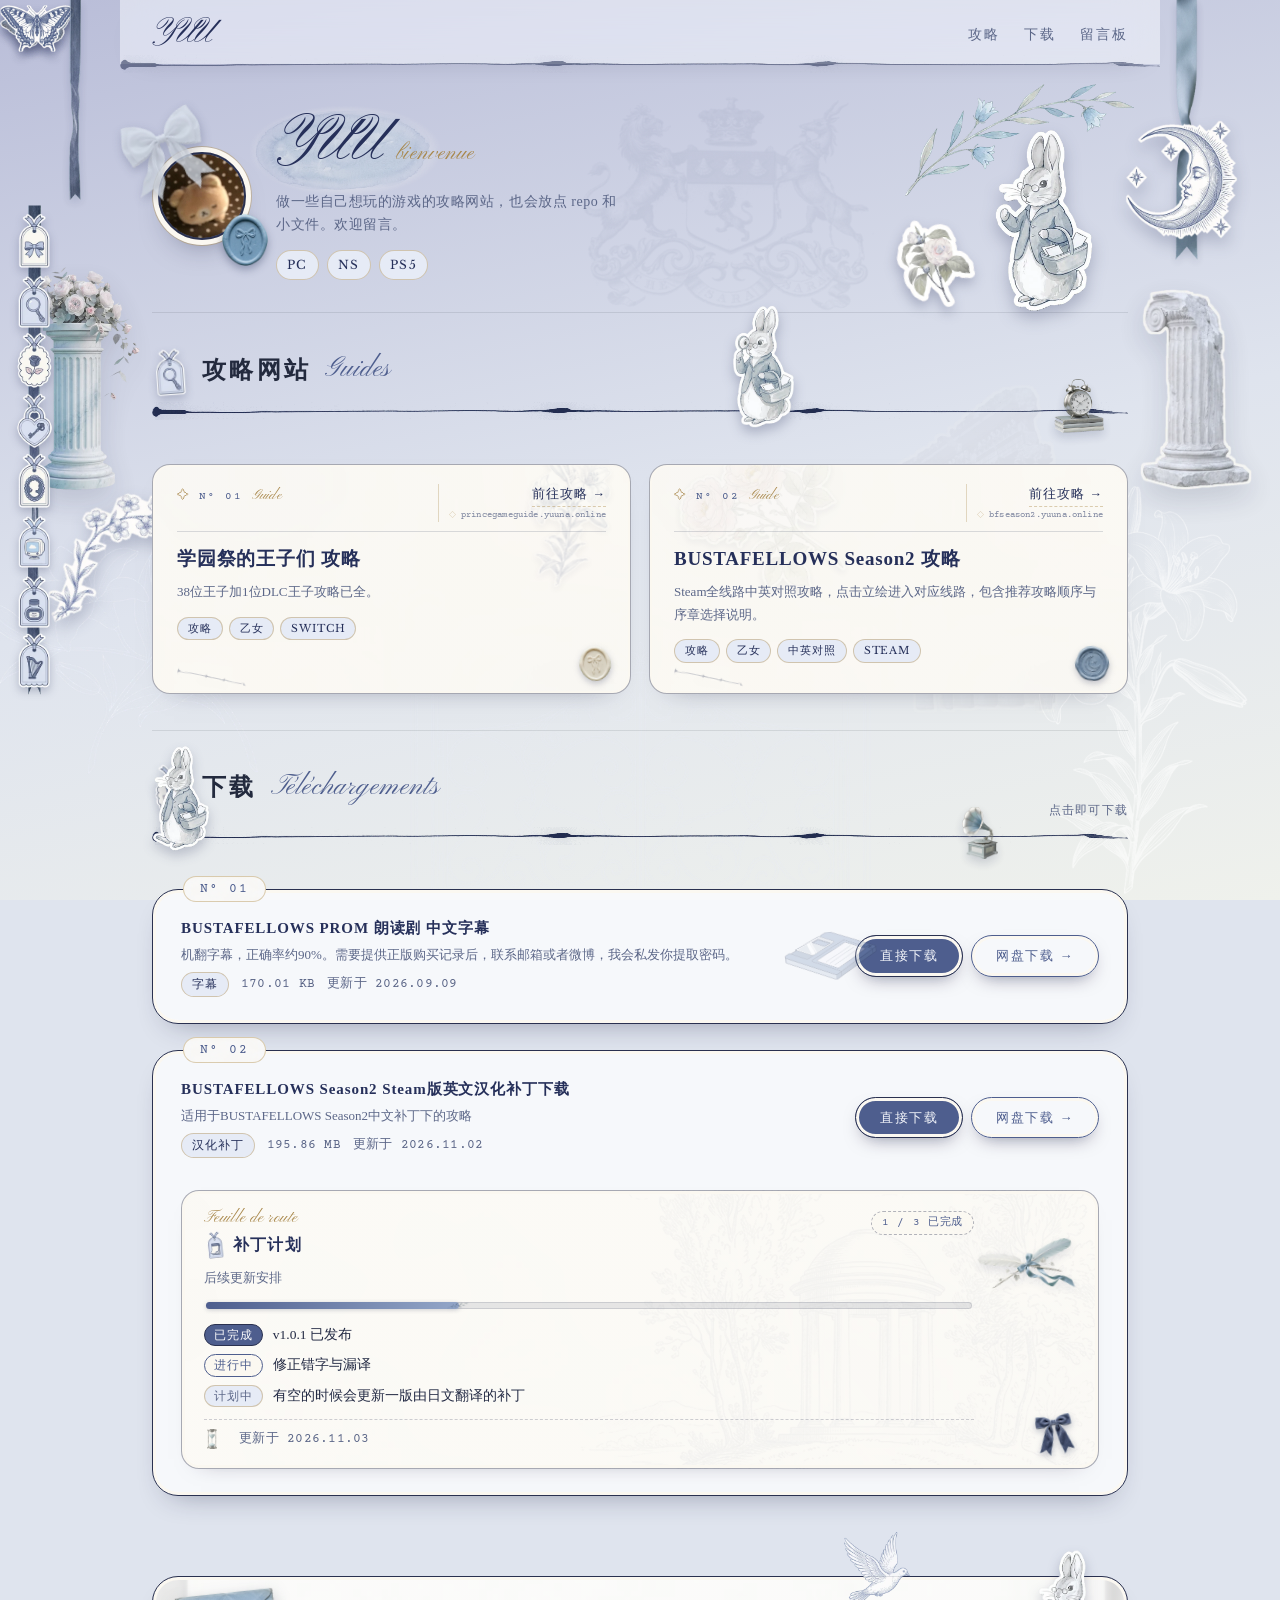
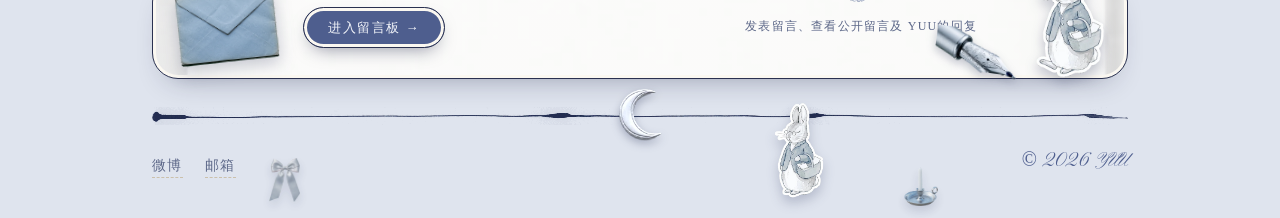
<file: index.html>
<!DOCTYPE html>
<html lang="zh-CN">
<head>
    <meta charset="UTF-8" />
    <meta name="viewport" content="width=device-width, initial-scale=1.0" />
    <title>YUU · 个人主页</title>
    <link rel="apple-touch-icon" href="images/system/logo.png" />
    <link rel="icon" type="image/png" href="images/system/favicon.png" />

    <style>
        :root {
            --bg: #EEF2F7;
            --surface: #FFFFFF;
            --ink: #10141B;
            --text: #12151C;
            --text-soft: #626E7E;
            --line: rgba(16, 20, 27, 0.09);
            --accent: #32475F;
            --ice: #A9BED4;
            --max: 960px;
            --r: 6px;
        }
        * { box-sizing: border-box; }
        html { scroll-behavior: smooth; }
        body {
            margin: 0;
            background: var(--bg);
            color: var(--text);
            font-family: 'Inter', -apple-system, BlinkMacSystemFont, 'Segoe UI', 'PingFang SC', 'Microsoft YaHei', sans-serif;
            font-size: 16px;
            line-height: 1.65;
            -webkit-font-smoothing: antialiased;
            position: relative;
            overflow-x: hidden;
        }
        a { color: inherit; }
        ::selection { background: var(--accent); color: #fff; }
        :focus-visible { outline: 2px solid var(--accent); outline-offset: 3px; }
        .serif {
            font-family: 'Noto Serif SC', 'Songti SC', 'STSong', 'SimSun', serif;
            font-style: normal;
            font-weight: 500;
            letter-spacing: 0.3px;
        }
        .brand.serif {
            font-family: 'Instrument Serif', Georgia, 'Times New Roman', serif;
            font-style: italic;
            font-weight: 400;
            letter-spacing: 0.5px;
        }
        .glow {
            position: fixed;
            pointer-events: none;
            z-index: -1;
            filter: blur(70px);
            opacity: .55;
        }
        .glow.g1 {
            top: -160px;
            left: -120px;
            width: 520px;
            height: 420px;
            background: radial-gradient(circle, rgba(50, 71, 95, 0.55), transparent 65%);
        }
        .glow.g2 {
            top: 280px;
            right: -180px;
            width: 480px;
            height: 420px;
            background: radial-gradient(circle, rgba(34, 80, 95, 0.4), transparent 65%);
        }
        .wrap {
            max-width: var(--max);
            margin: 0 auto;
            padding: 0 32px;
            position: relative;
        }

        /* ===== 固定表头 ===== */
        header {
            position: sticky;
            top: 0;
            z-index: 100;
            background-color: var(--bg);
            padding: 16px 0 0;
            margin: 0 -32px;
            padding-left: 32px;
            padding-right: 32px;
            transition: box-shadow 0.2s;
        }
        header::after {
            content: '';
            position: absolute;
            bottom: 0;
            left: 0;
            width: 100%;
            height: 1px;
            background: var(--line);
        }
        nav {
            display: flex;
            justify-content: space-between;
            align-items: center;
            padding-bottom: 16px;
            border-bottom: none;
        }
        .brand { font-size: 21px; letter-spacing: 0.2px; text-decoration: none; cursor: pointer; }
        .navlinks {
            display: flex;
            gap: 30px;
            font-size: 14px;
            color: var(--text-soft);
        }
        .navlinks a { text-decoration: none; transition: color .15s ease; cursor: pointer; }
        .navlinks a:hover { color: var(--text); }

        /* ===== 返回按钮 ===== */
        .back {
            position: sticky;
            top: 72px;
            z-index: 99;
            background: rgba(238, 242, 247, 0.82);
            backdrop-filter: blur(4px);
            -webkit-backdrop-filter: blur(4px);
            padding: 12px 18px;
            margin: 0 -10px 0 0;
            border-radius: 8px;
            display: inline-flex;
            align-items: center;
            gap: 6px;
            font-size: 14px;
            color: var(--text-soft);
            text-decoration: none;
            cursor: pointer;
            transition: background 0.2s, color 0.15s;
            width: auto;
            box-sizing: border-box;
            box-shadow: 0 2px 8px rgba(16, 20, 27, 0.04);
            border: 1px solid rgba(16, 20, 27, 0.04);
        }
        .back:hover {
            color: var(--text);
            background: rgba(238, 242, 247, 0.94);
            border-color: rgba(16, 20, 27, 0.08);
        }

        .profile {
            display: flex;
            align-items: center;
            gap: 30px;
            padding: 72px 0 40px;
        }
        .avatar {
            flex: none;
            width: 104px;
            height: 104px;
            border-radius: 50%;
            background: linear-gradient(155deg, #2E4157, #4F7B93);
            display: flex;
            align-items: center;
            justify-content: center;
            color: #EEF3F8;
            font-size: 42px;
            box-shadow: 0 20px 34px -18px rgba(16, 20, 27, 0.5);
            overflow: hidden;
            position: relative;
        }
        .avatar img {
            position: absolute;
            inset: 0;
            width: 100%;
            height: 100%;
            object-fit: cover;
            display: block;
        }
        .profile h1 { font-size: 28px; margin: 0 0 8px; }
        .profile .bio {
            color: var(--text-soft);
            max-width: 50ch;
            margin: 0 0 14px;
            font-size: 15px;
        }
        .tags { display: flex; flex-wrap: wrap; gap: 8px; }
        .tag {
            font-size: 12.5px;
            padding: 5px 12px;
            border-radius: 100px;
            border: 1px solid var(--line);
            color: var(--text-soft);
            background: var(--surface);
        }
        .section-head {
            padding-top: 44px;
            border-top: 1px solid var(--line);
            display: flex;
            align-items: baseline;
            justify-content: space-between;
            margin-bottom: 24px;
        }
        .section-head h2 { font-size: 26px; margin: 0; }
        .cardlist {
            display: flex;
            flex-direction: column;
            gap: 14px;
            padding-bottom: 60px;
        }
        .game-card {
            display: flex;
            border-radius: var(--r);
            overflow: hidden;
            background: var(--surface);
            box-shadow: 0 4px 14px rgba(16, 20, 27, 0.04);
            text-decoration: none;
            color: inherit;
            transition: transform 0.2s ease, box-shadow 0.2s ease;
            cursor: pointer;
            height: 150px;
            border: 1px solid var(--line);
        }
        .game-card:hover {
            transform: translateY(-2px);
            box-shadow: 0 12px 28px -10px rgba(16, 20, 27, 0.12);
        }
        .game-card .card-img {
            flex: 0 0 220px;
            height: 100%;
            background-size: cover;
            background-position: center;
            background-color: var(--line);
            position: relative;
        }
        .game-card .card-img .card-mood {
            position: absolute;
            left: 14px;
            bottom: 14px;
            color: rgba(255, 255, 255, 0.92);
            font-size: 20px;
            text-shadow: 0 2px 8px rgba(0, 0, 0, 0.35);
        }
        .game-card .card-body {
            flex: 1;
            padding: 18px 22px;
            display: flex;
            flex-direction: column;
            justify-content: center;
            background: var(--surface);
        }
        .game-card .card-body .card-title {
            font-size: 18px;
            font-weight: 500;
            margin: 0 0 4px;
            font-family: 'Noto Serif SC', 'Songti SC', 'STSong', 'SimSun', serif;
            letter-spacing: 0.2px;
        }
        .game-card .card-body .card-sub {
            font-size: 13px;
            color: var(--text-soft);
            margin: 0;
        }
        .game-card .card-body .card-tags {
            display: flex;
            gap: 8px;
            margin-top: 10px;
            flex-wrap: wrap;
        }
        .game-card .card-body .card-tags span {
            font-size: 11.5px;
            padding: 3px 12px;
            border-radius: 100px;
            border: 1px solid var(--line);
            color: var(--text-soft);
            background: var(--bg);
        }
        footer {
            padding: 40px 0 60px;
            border-top: 1px solid var(--line);
            display: flex;
            justify-content: space-between;
            align-items: flex-end;
            flex-wrap: wrap;
            gap: 24px;
        }
        footer .links {
            display: flex;
            gap: 22px;
            font-size: 14px;
        }
        footer .links a {
            display: inline-flex;
            align-items: center;
            gap: 6px;
            text-decoration: none;
            color: var(--text-soft);
            transition: color .15s ease;
        }
        footer .links a:hover { color: var(--text); }
        footer .copy { font-size: 13px; color: var(--text-soft); }

        #home.hidden { display: none; }
        .detail {
            display: none;
            padding: 20px 0 60px;
        }
        .detail.active { display: block; }

        .detail-header {
            margin-bottom: 32px;
            padding-top: 12px;
        }
        .detail-header .detail-game-title {
            font-size: 34px;
            font-weight: 500;
            margin: 0 0 4px;
            font-family: 'Noto Serif SC', 'Songti SC', 'STSong', 'SimSun', serif;
            letter-spacing: 0.2px;
        }
        .detail-header .detail-game-meta {
            font-size: 14px;
            color: var(--text-soft);
        }
        .timeline {
            display: flex;
            flex-direction: column;
            gap: 0;
        }
        .timeline-item {
            padding: 28px 0;
            border-top: 1px solid var(--line);
        }
        .timeline-item:first-of-type {
            border-top: none;
            padding-top: 0;
        }
        .timeline-item .tl-date {
            font-size: 13px;
            color: var(--text-soft);
            letter-spacing: 0.2px;
            margin-bottom: 10px;
            font-weight: 500;
        }
        .timeline-item .tl-text {
            margin: 0 0 14px;
            color: var(--text-soft);
            max-width: 62ch;
            font-size: 15px;
            line-height: 1.7;
        }
        .timeline-item .tl-text a.tl-link {
            color: var(--text-soft);
            text-decoration: underline;
            font-weight: 400;
        }
        .timeline-item .tl-text a.tl-link:hover { color: var(--text); }
        .timeline-item .tl-media {
            display: flex;
            gap: 10px;
            flex-wrap: wrap;
        }
        .timeline-item .tl-media .tl-shot {
            width: 180px;
            aspect-ratio: 16 / 9;
            object-fit: cover;
            border-radius: 4px;
            border: 1px solid var(--line);
            cursor: pointer;
            background-color: var(--line);
        }

        /* ===== 攻略页面 ===== */
        .guide-list {
            display: flex;
            flex-direction: column;
            gap: 24px;
        }
        .guide-item {
            background: var(--surface);
            border-radius: var(--r);
            border: 1px solid var(--line);
            padding: 24px 28px;
            transition: box-shadow 0.2s ease;
        }
        .guide-item:hover {
            box-shadow: 0 8px 24px -10px rgba(16, 20, 27, 0.10);
        }
        .guide-item .guide-title {
            font-size: 20px;
            font-weight: 500;
            margin: 0 0 10px;
            font-family: 'Noto Serif SC', 'Songti SC', 'STSong', 'SimSun', serif;
            letter-spacing: 0.2px;
        }
        .guide-item .guide-desc {
            margin: 0 0 16px;
            color: var(--text-soft);
            font-size: 15px;
            line-height: 1.7;
            max-width: 60ch;
        }
        .guide-item .guide-link-wrap {
            display: flex;
            align-items: center;
            gap: 8px;
        }
        .guide-item .guide-link-wrap .guide-link-icon { display: none; }
        .guide-item .guide-link-wrap a.guide-link {
            color: var(--text-soft);
            text-decoration: underline;
            font-weight: 400;
            font-size: 14px;
            transition: color .15s ease;
        }
        .guide-item .guide-link-wrap a.guide-link:hover { color: var(--text); }

        /* ===== 联系表单（独立页面） ===== */
        .contact-form {
            background: var(--surface);
            border-radius: var(--r);
            border: 1px solid var(--line);
            padding: 24px 28px;
            margin-bottom: 40px;
        }
        .contact-form label {
            display: block;
            font-size: 14px;
            color: var(--text-soft);
            margin-bottom: 4px;
        }
        .contact-form input,
        .contact-form textarea {
            width: 100%;
            padding: 10px 14px;
            border: 1px solid var(--line);
            border-radius: var(--r);
            background: var(--bg);
            font-size: 15px;
            outline: none;
            transition: border 0.2s;
            font-family: inherit;
        }
        .contact-form input:focus,
        .contact-form textarea:focus {
            border-color: var(--accent);
        }
        .contact-form textarea { resize: vertical; }
        .contact-form .field-group { margin-bottom: 16px; }
        .contact-form .file-input { padding: 8px; }
        .contact-form .file-name {
            font-size: 12.5px;
            color: var(--text-soft);
            margin-top: 6px;
            word-break: break-all;
        }
        .contact-form .submit-btn {
            background: var(--accent);
            color: #fff;
            border: none;
            padding: 12px 28px;
            border-radius: var(--r);
            font-size: 16px;
            cursor: pointer;
            transition: background 0.2s;
            font-family: inherit;
        }
        .contact-form .submit-btn:hover { background: #1f3145; }

        /* ===== 成功提示浮层 ===== */
        .success-toast {
            position: fixed;
            top: 80px;
            left: 50%;
            transform: translateX(-50%);
            background: var(--surface);
            border: 1px solid var(--accent);
            border-radius: var(--r);
            padding: 16px 28px;
            box-shadow: 0 8px 24px rgba(16,20,27,0.15);
            z-index: 200;
            font-size: 16px;
            color: var(--text);
            display: none;
            max-width: 90%;
        }
        .success-toast.show {
            display: block;
            animation: fadeDown 0.4s ease;
        }
        @keyframes fadeDown {
            0% { opacity: 0; transform: translateX(-50%) translateY(-20px); }
            100% { opacity: 1; transform: translateX(-50%) translateY(0); }
        }

        /* ===== 响应式 ===== */
        @media (max-width: 760px) {
            .profile {
                flex-direction: row;
                align-items: center;
                gap: 20px;
                padding: 56px 0 32px;
            }
            .avatar { width: 80px; height: 80px; font-size: 32px; }
            .profile h1 { font-size: 22px; margin-bottom: 4px; }
            .profile .bio { font-size: 14px; margin-bottom: 10px; }
            .game-card { height: 120px; }
            .game-card .card-img { flex: 0 0 120px; }
            .game-card .card-body .card-title { font-size: 16px; }
            .game-card .card-body { padding: 14px 16px; }
            .detail-header .detail-game-title { font-size: 26px; }
            .timeline-item .tl-media .tl-shot { width: 140px; }
            .wrap { padding: 0 18px; }
            header {
                padding-left: 18px;
                padding-right: 18px;
                margin: 0 -18px;
            }
            .section-head h2 { font-size: 22px; }
            .guide-item { padding: 20px 18px; }
            .guide-item .guide-title { font-size: 18px; }
            .guide-item .guide-desc { font-size: 14px; }
            .back { top: 68px; padding: 10px 14px; font-size: 13px; }
            .contact-form { padding: 20px 18px; }
        }
        @media (max-width: 480px) {
            .profile { gap: 14px; padding: 40px 0 24px; }
            .avatar { width: 64px; height: 64px; font-size: 26px; }
            .profile h1 { font-size: 18px; }
            .profile .bio { font-size: 13px; margin-bottom: 8px; }
            .tags .tag { font-size: 11px; padding: 4px 10px; }
            .game-card { height: 100px; flex-direction: row; }
            .game-card .card-img { flex: 0 0 90px; }
            .game-card .card-body .card-title { font-size: 14px; }
            .game-card .card-body .card-sub { font-size: 12px; }
            .game-card .card-body .card-tags span { font-size: 10px; padding: 2px 10px; }
            .detail-header .detail-game-title { font-size: 22px; }
            .timeline-item .tl-media .tl-shot { width: 100%; aspect-ratio: 16 / 9; }
            .guide-item .guide-title { font-size: 16px; }
            .guide-item .guide-desc { font-size: 13px; }
            .guide-item .guide-link-wrap a.guide-link { font-size: 13px; }
            .navlinks { gap: 16px; font-size: 13px; }
            .back { top: 62px; padding: 8px 12px; font-size: 12px; }
            .contact-form { padding: 16px 14px; }
        }

        .message-entry { margin:28px 0 10px; padding:20px 22px; background:rgba(255,255,255,.72); border:1px solid var(--line); border-radius:8px; display:flex; align-items:center; justify-content:space-between; gap:16px; }
        .message-entry .section-sub { margin:0; }
        @media(max-width:640px){.message-entry{padding:16px;align-items:flex-start;flex-direction:column;gap:8px;}}
        @media (prefers-reduced-motion: reduce) {
            * { transition: none !important; scroll-behavior: auto !important; }
        }

        /* ===== 个人主页新增：攻略 / 下载 / 留言板 ===== */
        .section-head { scroll-margin-top: 64px; flex-wrap: wrap; gap: 6px 16px; }
        [hidden] { display: none !important; }
        .section-sub { font-size: 13px; color: var(--text-soft); }
        /* 攻略卡片：简介长度不定，高度随内容撑开，最低与原卡片一致 */
        .game-card.auto { height: auto; min-height: 150px; }
        .game-card.auto .card-img { min-height: 150px; }
        .game-card .card-body .card-sub.clamp {
            display: -webkit-box;
            -webkit-line-clamp: 2;
            -webkit-box-orient: vertical;
            overflow: hidden;
        }
        .game-card .card-body .card-url {
            font-size: 12px;
            color: var(--accent);
            margin-top: 8px;
            opacity: .85;
        }
        .empty {
            color: var(--text-soft);
            font-size: 14px;
            padding: 18px 0 8px;
        }

        /* 下载区 */
        .dl-list { display: flex; flex-direction: column; gap: 14px; padding-bottom: 60px; }
        .dl-item {
            display: flex;
            align-items: center;
            gap: 20px;
            background: var(--surface);
            border: 1px solid var(--line);
            border-radius: var(--r);
            padding: 20px 24px;
            box-shadow: 0 4px 14px rgba(16, 20, 27, 0.04);
            transition: box-shadow .2s ease;
        }
        .dl-item:hover { box-shadow: 0 8px 24px -10px rgba(16, 20, 27, 0.10); }
        .dl-info { flex: 1; min-width: 0; }
        .dl-title {
            font-family: 'Noto Serif SC', 'Songti SC', 'STSong', 'SimSun', serif;
            font-size: 17px;
            font-weight: 500;
            margin: 0 0 4px;
            letter-spacing: .2px;
        }
        .dl-desc { margin: 0 0 8px; font-size: 14px; color: var(--text-soft); line-height: 1.65; }
        .dl-meta { display: flex; flex-wrap: wrap; gap: 6px 12px; font-size: 12.5px; color: var(--text-soft); align-items: center; }
        .dl-meta .chip {
            font-size: 11.5px;
            padding: 2px 10px;
            border-radius: 100px;
            border: 1px solid var(--line);
            background: var(--bg);
        }
        .btn {
            flex: none;
            display: inline-flex;
            align-items: center;
            justify-content: center;
            gap: 6px;
            background: var(--accent);
            color: #fff;
            border: none;
            padding: 10px 22px;
            border-radius: var(--r);
            font-size: 14.5px;
            font-family: inherit;
            text-decoration: none;
            cursor: pointer;
            transition: background .2s;
            white-space: nowrap;
        }
        .btn:hover { background: #1f3145; }
        .btn[aria-disabled="true"] { background: #a6b0be; cursor: not-allowed; }
        .btn.ghost {
            background: transparent;
            color: var(--text-soft);
            border: 1px solid var(--line);
        }
        .btn.ghost:hover { color: var(--text); background: var(--surface); }
        .btn:disabled { opacity: .6; cursor: default; }

        /* 留言板 */
        .gb-wrap { padding-bottom: 60px; }
        .contact-form .seg {
            display: inline-flex;
            border: 1px solid var(--line);
            border-radius: var(--r);
            background: var(--bg);
            padding: 3px;
            gap: 3px;
        }
        .contact-form .seg .seg-opt {
            position: relative;
            margin: 0;
            cursor: pointer;
            color: var(--text-soft);
        }
        .contact-form .seg .seg-opt input {
            position: absolute;
            opacity: 0;
            width: 0;
            height: 0;
            padding: 0;
            border: 0;
        }
        .contact-form .seg .seg-opt span {
            display: block;
            padding: 7px 18px;
            border-radius: 4px;
            font-size: 14px;
            transition: background .15s, color .15s;
        }
        .contact-form .seg .seg-opt input:checked + span {
            background: var(--accent);
            color: #fff;
        }
        .contact-form .seg .seg-opt input:focus-visible + span {
            outline: 2px solid var(--accent);
            outline-offset: 2px;
        }
        .form-note { font-size: 13px; color: var(--text-soft); margin: 10px 0 18px; }
        .form-error { font-size: 14px; color: #a8372f; margin: 0 0 14px; min-height: 0; }
        .form-error:empty { display: none; }
        .contact-form .req { color: var(--text-soft); font-weight: 400; }
        .contact-form .hp {
            position: absolute;
            left: -9999px;
            width: 1px;
            height: 1px;
            overflow: hidden;
        }
        .contact-form .form-actions { display: flex; align-items: center; gap: 14px; flex-wrap: wrap; }
        .contact-form .cf-turnstile-box { margin-bottom: 16px; }
        .contact-form.disabled { opacity: .6; pointer-events: none; }
        .gb-offline {
            font-size: 14px;
            color: var(--text-soft);
            background: var(--surface);
            border: 1px dashed var(--line);
            border-radius: var(--r);
            padding: 14px 18px;
            margin-bottom: 28px;
        }

        .msg-list { display: flex; flex-direction: column; gap: 12px; }
        .msg {
            background: var(--surface);
            border: 1px solid var(--line);
            border-radius: var(--r);
            padding: 16px 22px;
        }
        .msg-head { display: flex; align-items: baseline; justify-content: space-between; gap: 12px; margin-bottom: 6px; }
        .msg-name { font-weight: 600; font-size: 14.5px; word-break: break-all; }
        .msg-date { font-size: 12.5px; color: var(--text-soft); flex: none; }
        .msg-body { margin: 0; font-size: 15px; line-height: 1.7; white-space: pre-wrap; word-break: break-word; }
        .msg-reply {
            margin-top: 12px;
            padding: 10px 14px;
            border-left: 2px solid var(--accent);
            background: var(--bg);
            border-radius: 0 4px 4px 0;
            font-size: 14px;
            color: var(--text-soft);
            white-space: pre-wrap;
            word-break: break-word;
        }
        .msg-reply b { color: var(--accent); font-weight: 600; margin-right: 6px; }
        .reply-edited { display: inline-block; margin-left: 6px; color: var(--text-soft); font-size: 11px; }
        .msg-more { margin-top: 16px; text-align: center; }

        @media (max-width: 760px) {
            .dl-item { padding: 16px 18px; gap: 14px; }
            .dl-title { font-size: 16px; }
            .msg { padding: 14px 16px; }
        }
        @media (max-width: 760px) {
            .game-card.auto { min-height: 120px; }
            .game-card.auto .card-img { min-height: 120px; }
        }
        @media (max-width: 480px) {
            .game-card.auto { min-height: 100px; }
            .game-card.auto .card-img { min-height: 100px; }
            .dl-item { flex-direction: column; align-items: stretch; }
            .dl-item .btn { width: 100%; }
            .game-card .card-body .card-url { display: none; }
            .section-sub { font-size: 12px; }
            .contact-form .seg { display: flex; }
            .contact-form .seg .seg-opt { flex: 1; text-align: center; }
        }


        /* ===== YUU editorial polish · adapted with unslop ===== */
        :root {
            --bg: #F5F7FA;
            --surface: #FFFFFF;
            --ink: #111827;
            --text: #17202B;
            --text-soft: #596575;
            --line: rgba(23, 32, 43, .10);
            --accent: #344B63;
            --ice: #DCE4EC;
            --max: 1040px;
            --r: 12px;
        }
        body { background: var(--bg); color: var(--text); }
        .glow { display: none; }
        .wrap { max-width: var(--max); }
        header { background: rgba(245,247,250,.96); }
        nav { padding-bottom: 12px; }
        .brand.serif { font-size: 20px; color: var(--text); }
        .navlinks { gap: 24px; }
        .navlinks a { padding: 4px 0; }
        .profile { gap: 24px; padding: 48px 0 32px; }
        .avatar { width: 88px; height: 88px; box-shadow: 0 1px 3px rgba(17,24,39,.10); }
        .profile h1 { font-size: 26px; }
        .profile .bio { font-size: 14px; line-height: 1.65; }
        .tag { background: #F8FAFC; padding: 4px 10px; border-radius: 6px; }
        .section-head {
            padding-top: 32px;
            margin-bottom: 16px;
            border-top-color: rgba(23,32,43,.10);
        }
        .section-head h2 { font-size: 24px; }
        .section-sub { font-size: 12px; }
        .cardlist {
            display: grid;
            grid-template-columns: repeat(3, minmax(0, 1fr));
            gap: 14px;
            padding-bottom: 36px;
        }
        .game-card.auto {
            min-width: 0;
            min-height: 0;
            height: auto;
            display: flex;
            flex-direction: column;
            border-radius: 10px;
            border: 1px solid var(--line);
            box-shadow: 0 1px 2px rgba(17,24,39,.035);
            overflow: hidden;
            background: var(--surface);
            transition: border-color 160ms ease, box-shadow 160ms ease, background 160ms ease;
        }
        .game-card.auto:hover {
            transform: none;
            border-color: rgba(52,75,99,.28);
            box-shadow: 0 5px 16px rgba(17,24,39,.07);
        }
        .game-card.auto .card-img {
            flex: none;
            width: 100%;
            height: 116px;
            min-height: 116px;
            background-size: cover;
            background-position: center 38%;
        }
        .game-card.auto .card-body {
            width: 100%;
            min-height: 112px;
            padding: 12px 14px 14px;
            justify-content: flex-start;
            gap: 0;
        }
        .game-card .card-body .card-title {
            font-family: 'Noto Serif SC', 'Songti SC', 'STSong', 'SimSun', serif;
            font-size: 15px;
            line-height: 1.45;
            font-weight: 500;
            margin: 0 0 5px;
        }
        .game-card .card-body .card-sub.clamp {
            font-size: 12px;
            line-height: 1.55;
            -webkit-line-clamp: 2;
            color: var(--text-soft);
        }
        .game-card .card-body .card-tags { gap: 5px; margin-top: 9px; }
        .game-card .card-body .card-tags span {
            font-size: 10px;
            padding: 2px 7px;
            border-radius: 4px;
            background: #F5F7FA;
        }
        .game-card .card-body .card-url { display: none; }
        /* 下载区：多按钮 & 补丁计划卡片 */
        .dl-actions { display: flex; flex: none; flex-wrap: wrap; gap: 8px; align-items: center; }
        .dl-item .btn.btn-alt { background: transparent; color: var(--accent); border: 1px solid var(--accent); }
        .dl-item .btn.btn-alt:hover { background: var(--accent); color: #fff; }
        .dl-plan { align-items: flex-start; border-style: dashed; }
        .dl-plan-list { list-style: none; margin: 10px 0 0; padding: 0; display: flex; flex-direction: column; gap: 7px; }
        .dl-plan-list li { display: flex; align-items: baseline; gap: 10px; font-size: 13.5px; line-height: 1.6; color: var(--text); }
        .dl-plan-list .st { flex: none; font-size: 11.5px; padding: 1px 9px; border-radius: 100px; border: 1px solid var(--line); background: var(--bg); color: var(--text-soft); }
        .dl-plan-list .st.done { background: var(--accent); border-color: var(--accent); color: #fff; }
        .dl-plan-list .st.doing { border-color: var(--accent); color: var(--accent); }
        /* 有两个按钮时，窄屏改为上下排列，按钮并排占满一行 */
        .dl-item.has-alt, .dl-item.has-detail { flex-wrap: wrap; }
        .dl-detail { flex: 0 0 100%; border-top: 1px dashed var(--line); padding-top: 12px; margin-top: 2px; }
        .dl-detail-title { margin: 0 0 6px; font-size: 14px; font-weight: 600; color: var(--text); }
        .dl-detail .dl-meta { margin-top: 8px; }
        @media (max-width: 640px) {
            .dl-item.has-alt { flex-direction: column; align-items: stretch; }
            .dl-item.has-alt .dl-actions { width: 100%; }
            .dl-item.has-alt .dl-actions .btn { flex: 1; width: auto; }
        }
        .dl-list { gap: 10px; padding-bottom: 36px; }
        .dl-item {
            padding: 14px 18px;
            gap: 16px;
            border-radius: 10px;
            box-shadow: 0 1px 2px rgba(17,24,39,.035);
        }
        .dl-item:hover { box-shadow: 0 4px 14px rgba(17,24,39,.06); }
        .dl-title { font-size: 15px; }
        .dl-desc { font-size: 13px; margin-bottom: 6px; }
        .btn, .contact-form .submit-btn {
            border-radius: 8px;
            padding: 9px 16px;
            font-size: 13px;
            transition: background-color 160ms ease, border-color 160ms ease, color 160ms ease;
        }
        .contact-form, .msg {
            border-radius: 10px;
            box-shadow: 0 1px 2px rgba(17,24,39,.025);
        }
        .contact-form { padding: 20px 22px; }
        .contact-form input, .contact-form textarea { border-radius: 8px; background: #FAFBFC; }
        .msg { padding: 14px 18px; }
        .msg-list { gap: 8px; }
        footer { padding: 28px 0 40px; }
        footer .copy { font-size: 12px; }
        .unslop-credit { display: block; margin-top: 5px; color: #7A8491; font-size: 11px; }
        .unslop-credit a { color: inherit; text-decoration: underline; text-underline-offset: 2px; }

        @media (max-width: 760px) {
            .wrap { padding: 0 20px; }
            header { margin: 0 -20px; padding-left: 20px; padding-right: 20px; }
            .profile { padding: 40px 0 28px; }
            .avatar { width: 76px; height: 76px; }
            .cardlist { grid-template-columns: repeat(2, minmax(0, 1fr)); gap: 12px; }
            .game-card.auto .card-img { height: 108px; min-height: 108px; }
            .game-card.auto .card-body { min-height: 108px; padding: 11px 12px 12px; }
            .section-head { padding-top: 28px; margin-bottom: 14px; }
            .dl-item { padding: 13px 15px; }
        }
        @media (max-width: 480px) {
            .wrap { padding: 0 16px; }
            header { margin: 0 -16px; padding-left: 16px; padding-right: 16px; }
            .navlinks { gap: 14px; font-size: 12px; }
            .profile { gap: 14px; padding: 32px 0 24px; }
            .avatar { width: 64px; height: 64px; }
            .profile h1 { font-size: 20px; }
            .profile .bio { font-size: 12px; margin-bottom: 7px; }
            .tags { gap: 5px; }
            .tags .tag { font-size: 10px; padding: 3px 7px; }
            .cardlist { grid-template-columns: 1fr; gap: 10px; }
            .game-card.auto { flex-direction: row; min-height: 100px; }
            .game-card.auto .card-img { width: 112px; height: auto; min-height: 100px; flex: 0 0 112px; }
            .game-card.auto .card-body { min-height: 100px; padding: 11px 12px; justify-content: center; }
            .game-card .card-body .card-title { font-size: 14px; }
            .game-card .card-body .card-sub.clamp { font-size: 11px; -webkit-line-clamp: 2; }
            .game-card .card-body .card-tags { margin-top: 6px; }
            .game-card .card-body .card-tags span { font-size: 9px; }
            .section-head h2 { font-size: 21px; }
            .section-sub { font-size: 11px; }
            .dl-item { flex-direction: row; align-items: center; gap: 10px; }
            .dl-item .btn { width: auto; padding: 8px 11px; font-size: 12px; }
            .dl-title { font-size: 14px; }
            .dl-desc { font-size: 12px; }
            .contact-form { padding: 16px 14px; }
            .msg { padding: 12px 14px; }
        }

        .message-entry { margin:28px 0 10px; padding:20px 22px; background:rgba(255,255,255,.72); border:1px solid var(--line); border-radius:8px; display:flex; align-items:center; justify-content:space-between; gap:16px; }
        .message-entry .section-sub { margin:0; }
        @media(max-width:640px){.message-entry{padding:16px;align-items:flex-start;flex-direction:column;gap:8px;}}
        @media (prefers-reduced-motion: reduce) {
            .game-card.auto, .dl-item, .btn { transition: none !important; }
        }
    
        /* ===== Restore original YUU background palette and glow rendering ===== */
        :root {
            --bg: #EEF2F7;
            --surface: #FFFFFF;
            --ink: #10141B;
            --text: #12151C;
            --text-soft: #626E7E;
            --line: rgba(16, 20, 27, 0.09);
            --accent: #32475F;
            --ice: #A9BED4;
            --r: 6px;
        }
        body { background: var(--bg); color: var(--text); }
        .glow { display: block; opacity: .55; filter: blur(70px); }
        .glow.g1 {
            background: radial-gradient(circle, rgba(50, 71, 95, 0.55), transparent 65%);
        }
        .glow.g2 {
            background: radial-gradient(circle, rgba(34, 80, 95, 0.4), transparent 65%);
        }
        header { background-color: rgba(238, 242, 247, 0.94); }
        .back { background: rgba(238, 242, 247, 0.82); }
        .back:hover { background: rgba(238, 242, 247, 0.94); }
    
        /* ===== 游戏 / 广播剧 介绍页 ===== */
        .pg-back { display: inline-block; margin: 6px 0 18px; font-size: 14px; color: var(--text-soft); text-decoration: none; cursor: pointer; }
        .pg-back:hover { color: var(--text); }
        #pageDetail .tags { margin: 10px 0 0; }
        .pg-desc { color: var(--text-soft); max-width: 62ch; margin: 14px 0 0; }
        .pg-body { max-width: 62ch; margin: 26px 0 0; }
        .pg-body p { margin: 0 0 14px; font-size: 15.5px; line-height: 1.85; }
        .pg-gallery { display: grid; grid-template-columns: repeat(auto-fill, minmax(220px, 1fr)); gap: 12px; margin: 26px 0 0; }
        .pg-gallery img { width: 100%; height: 100%; max-height: 360px; object-fit: cover; border-radius: 6px; cursor: zoom-in; background: var(--ice); display: block; }
        .pg-links { display: flex; flex-wrap: wrap; gap: 10px; margin: 28px 0 0; }
    

        /* 大理石柱列 / 神庙水印：建筑感装饰直接进入版面 */

    </style>
    <link rel="stylesheet" href="rococo.css">
    <style>
        /* ===== 攻略：去掉封面图，改成带纸纹、花饰与手绘线的文字卡 ===== */
        .cardlist.guide-grid {
            grid-template-columns: repeat(2, minmax(0, 1fr));
            gap: 18px;
        }
        .cardlist .game-card.guide-card {
            position: relative;
            display: block;
            min-width: 0;
            min-height: 0;
            height: auto;
            padding: 19px 24px 30px;
            border: 1px solid rgba(42, 49, 80, .4);
            border-radius: 18px;
            background:
                linear-gradient(rgba(251, 249, 244, .84), rgba(251, 249, 244, .84)),
                url('images/rococo/paper.webp') center / cover,
                var(--surface);
            box-shadow: inset 0 0 0 2px var(--ring), 0 12px 26px -22px rgba(22, 26, 60, .55);
            transform: none;
            overflow: hidden;
            transition: transform .35s cubic-bezier(.18, 1.5, .3, 1), border-color .3s ease, box-shadow .3s ease;
        }
        .cardlist .game-card.guide-card:hover {
            transform: translateY(-4px) !important;
            border-color: var(--accent);
            box-shadow: inset 0 0 0 2px var(--ring), 0 22px 34px -24px rgba(22, 26, 60, .6);
        }
        /* 右下角淡淡的压花水印 */
        .cardlist .game-card.guide-card::before {
            content: '';
            position: absolute;
            right: -28px;
            bottom: -26px;
            width: 180px;
            height: 146px;
            background: var(--gflora, url('images/rococo/s_camellia.webp')) center / contain no-repeat;
            opacity: .18;
            transform: rotate(9deg);
            pointer-events: none;
            z-index: 0;
        }
        /* 卡片底部的手绘墨水线 */
        .cardlist .game-card.guide-card::after {
            content: '';
            position: absolute;
            left: 24px;
            right: 24px;
            bottom: 11px;
            height: 9px;
            background: url('images/rococo/inkline.webp') center / 100% 100% no-repeat;
            opacity: .3;
            pointer-events: none;
        }
        .cardlist .game-card.guide-card:nth-child(4n+1) { --gflora: url('images/rococo/sk_lily.webp'); --gseal: url('images/rococo/seal_ivory.webp'); }
        .cardlist .game-card.guide-card:nth-child(4n+2) { --gflora: url('images/rococo/w_rose.webp'); --gseal: url('images/rococo/w_rd_seal.webp'); }
        .cardlist .game-card.guide-card:nth-child(4n+3) { --gflora: url('images/rococo/k_lotus.webp'); --gseal: url('images/rococo/seal_blue.webp'); }
        .cardlist .game-card.guide-card:nth-child(4n+4) { --gflora: url('images/rococo/k_pinkbow.webp'); --gseal: url('images/rococo/w_rd_seal.webp'); }

        .cardlist .game-card.guide-card .card-body {
            position: relative;
            z-index: 1;
            display: flex;
            flex-direction: column;
            width: auto;
            min-height: 0;
            padding: 0;
            background: transparent;
        }
        .guide-card .guide-top {
            display: flex;
            align-items: flex-start;
            justify-content: space-between;
            gap: 12px;
            margin-bottom: 13px;
            padding-bottom: 9px;
            border-bottom: 1px solid rgba(42, 49, 80, .16);
        }
        .guide-card .guide-no {
            font-family: var(--mono, 'Courier Prime', monospace);
            font-size: 11px;
            letter-spacing: .16em;
            color: var(--accent);
            white-space: nowrap;
        }
        .guide-card .guide-no::before {
            content: '✧';
            margin-right: 8px;
            color: var(--gold);
            font-size: 12px;
        }
        .guide-card .guide-no::after {
            content: 'Guide';
            margin-left: 9px;
            font-family: var(--script, 'Pinyon Script', cursive);
            font-size: 15px;
            letter-spacing: .02em;
            color: var(--gold);
        }
        .guide-card .guide-go {
            display: flex;
            flex-direction: column;
            align-items: flex-end;
            gap: 1px;
            padding-left: 10px;
            border-left: 1px solid rgba(168, 135, 74, .3);
            text-align: right;
            white-space: nowrap;
        }
        .guide-card .guide-go-label {
            font-family: var(--serif);
            font-size: 12.5px;
            letter-spacing: .08em;
            color: var(--indigo);
            border-bottom: 1px dashed var(--champ);
            padding-bottom: 1px;
        }
        .guide-card .guide-go-site {
            max-width: 190px;
            overflow: hidden;
            text-overflow: ellipsis;
            font-family: var(--mono, 'Courier Prime', monospace);
            font-size: 9px;
            letter-spacing: .02em;
            color: var(--text-soft);
            opacity: .8;
        }
        .guide-card .guide-go-site::before {
            content: '◇';
            margin-right: 5px;
            font-size: 7px;
            color: var(--gold);
            opacity: .8;
        }
        .cardlist .game-card.guide-card .card-title {
            font-size: 19px;
            line-height: 1.5;
            letter-spacing: .04em;
            margin: 0 0 7px;
        }
        .cardlist .game-card.guide-card .card-sub.clamp {
            font-size: 13px;
            line-height: 1.75;
            -webkit-line-clamp: 3;
            margin: 0;
        }
        .cardlist .game-card.guide-card .card-tags {
            margin-top: 13px;
            gap: 6px;
        }
        .cardlist .game-card.guide-card .card-tags span {
            font-size: 10.5px;
            padding: 2px 10px;
            border-radius: 999px;
        }
        .guide-card .guide-seal {
            position: absolute;
            right: 18px;
            bottom: 12px;
            width: 34px;
            height: 35px;
            background: var(--gseal, url('images/rococo/seal_ivory.webp')) center / contain no-repeat;
            opacity: .85;
            rotate: -8deg;
            filter: drop-shadow(0 3px 3px rgba(30, 40, 80, .25));
            pointer-events: none;
            z-index: 2;
        }
        .cardlist.guide-grid .empty { grid-column: 1 / -1; }

        /* ===== 补丁进度：纸笺小框 + 羽毛笔 + 火漆 + 花朵进度条 ===== */
        .dl-detail {
            position: relative;
            flex: 0 0 100%;
            margin-top: 16px;
            padding: 18px 124px 18px 22px;
            border: 1px solid rgba(42, 49, 80, .4);
            border-radius: 18px;
            background:
                linear-gradient(rgba(251, 249, 244, .86), rgba(251, 249, 244, .86)),
                url('images/rococo/vellum.webp') center / cover,
                var(--surface);
            box-shadow: inset 0 0 0 3px var(--ring), 0 10px 22px -20px rgba(22, 26, 60, .5);
        }
        .dl-detail::before {
            content: '';
            position: absolute;
            right: 24px;
            top: 52px;
            width: 96px;
            height: 50px;
            background: url('images/rococo/w_quills.webp') center / contain no-repeat;
            opacity: .7;
            transform: rotate(-7deg);
            filter: drop-shadow(0 4px 4px rgba(30, 40, 80, .16));
            pointer-events: none;
        }
        .dl-detail::after {
            content: '';
            position: absolute;
            right: 24px;
            bottom: 13px;
            width: 38px;
            height: 40px;
            background: url('images/rococo/w_rd_bow.webp') center / contain no-repeat;
            opacity: .9;
            rotate: -8deg;
            filter: drop-shadow(0 3px 3px rgba(30, 40, 80, .28));
            pointer-events: none;
        }
        .dl-detail .plan-head {
            display: flex;
            align-items: flex-start;
            justify-content: space-between;
            gap: 12px;
        }
        .dl-detail > * {
            position: relative;
            z-index: 1;
        }
        .dl-detail .plan-kicker {
            display: block;
            font-family: var(--script, 'Pinyon Script', cursive);
            font-size: 17px;
            line-height: 1.15;
            color: var(--gold);
            letter-spacing: .02em;
        }
        .dl-detail .dl-detail-title {
            display: flex;
            align-items: center;
            gap: 8px;
            margin: 2px 0 0;
            font-size: 15.5px;
            font-weight: 700;
            letter-spacing: .08em;
            color: var(--indigo);
        }
        .dl-detail .dl-detail-title::before {
            content: '';
            flex: none;
            width: 21px;
            height: 29px;
            background: url('images/rococo/t_history.webp') center / contain no-repeat;
            transform: rotate(-6deg);
        }
        .dl-detail .dl-desc {
            margin: 8px 0 0;
            font-size: 13px;
        }
        .dl-detail .plan-count {
            flex: none;
            margin-top: 2px;
            padding: 2px 10px;
            border: 1px dashed rgba(42, 49, 80, .35);
            border-radius: 999px;
            background: rgba(251, 248, 241, .7);
            font-family: var(--mono, 'Courier Prime', monospace);
            font-size: 11px;
            letter-spacing: .06em;
            color: var(--accent);
            white-space: nowrap;
        }
        .plan-meter {
            position: relative;
            height: 7px;
            margin: 13px 2px 15px;
            border-radius: 999px;
            background: rgba(42, 49, 80, .1);
            box-shadow: inset 0 0 0 1px rgba(42, 49, 80, .14);
        }
        .plan-meter-fill {
            position: relative;
            display: block;
            height: 100%;
            border-radius: inherit;
            background: linear-gradient(90deg, var(--accent), #93A6C8);
            box-shadow: 0 1px 4px rgba(42, 49, 80, .22);
            transition: width .8s cubic-bezier(.2, .8, .2, 1);
        }
        .plan-meter-fill::after {
            content: '';
            position: absolute;
            right: -9px;
            top: 50%;
            width: 20px;
            height: 20px;
            transform: translateY(-50%) rotate(8deg);
            background: url('images/rococo/leaf.webp') center / contain no-repeat;
            filter: drop-shadow(0 2px 2px rgba(30, 40, 80, .25));
        }
        .plan-meter-fill.is-empty {
            background: transparent;
            box-shadow: none;
        }
        .plan-meter-fill.is-empty::after { display: none; }
        .dl-detail .dl-plan-list { margin-top: 0; gap: 8px; }
        .dl-detail .plan-updated {
            margin-top: 12px;
            padding-top: 9px;
            border-top: 1px dashed rgba(42, 49, 80, .22);
        }
        .dl-item.has-detail::after { display: none; }

        /* ===== 大理石柱、神庙水印与器物点缀：不做素材架，直接融进版式 ===== */
        #guides .o-col-l, #guides .o-col-r {
            position: absolute;
            bottom: -56px;
            width: 112px;
            height: 224px;
            background-position: center bottom;
            background-repeat: no-repeat;
            background-size: contain;
            opacity: .78;
            filter: drop-shadow(0 12px 14px rgba(22, 26, 60, .18));
            pointer-events: none;
            z-index: 0;
        }
        #guides .o-col-l { left: -124px; background-image: url('images/rococo/w_column.webp'); }
        #guides .o-col-r { right: -124px; background-image: url('images/rococo/column.webp'); }
        #guideCards { position: relative; }
        #guideCards::before {
            content: '';
            position: absolute;
            right: -82px;
            top: -80px;
            width: 470px;
            height: 330px;
            background: url('images/rococo/temple.webp') center / contain no-repeat;
            opacity: .1;
            pointer-events: none;
            z-index: 0;
        }
        #guides .o-books {
            position: absolute;
            right: 24px;
            bottom: 1px;
            width: 50px;
            height: 56px;
            background: url('images/rococo/w_clockbooks.webp') center bottom / contain no-repeat;
            opacity: .85;
            filter: drop-shadow(0 5px 5px rgba(30, 40, 80, .2));
            pointer-events: none;
            z-index: 4;
        }
        #downloads .o-gramo {
            position: absolute;
            right: 120px;
            bottom: 0;
            width: 56px;
            height: 52px;
            background: url('images/rococo/w_gramophone.webp') center bottom / contain no-repeat;
            opacity: .85;
            filter: drop-shadow(0 5px 5px rgba(30, 40, 80, .2));
            pointer-events: none;
            z-index: 4;
        }
        .o-foot-bow {
            position: absolute;
            left: 112px;
            bottom: 16px;
            width: 40px;
            height: 44px;
            background: url('images/rococo/w_bow.webp') center / contain no-repeat;
            opacity: .72;
            filter: drop-shadow(0 5px 5px rgba(30, 40, 80, .18));
            pointer-events: none;
        }
        .o-foot-candle {
            position: absolute;
            right: 190px;
            bottom: 12px;
            width: 34px;
            height: 48px;
            background: url('images/rococo/w_candle.webp') center bottom / contain no-repeat;
            opacity: .82;
            filter: drop-shadow(0 5px 5px rgba(30, 40, 80, .18));
            pointer-events: none;
        }
        .dl-detail .plan-updated::before {
            content: '';
            display: inline-block;
            width: 16px;
            height: 20px;
            margin-right: 7px;
            vertical-align: -5px;
            background: url('images/rococo/w_hourglass.webp') center / contain no-repeat;
            opacity: .75;
        }

        @media (max-width: 1240px) {
            #guides .o-col-l, #guides .o-col-r { display: none; }
        }
        @media (max-width: 900px) {
            #guideCards::before { display: none; }
        }
        @media (max-width: 760px) {
            #guides .o-books, #downloads .o-gramo, .o-foot-bow, .o-foot-candle { display: none; }
        }

        /* 桌面端：像 Trianon 的吊牌/摆件一样，只做轻量的位移与摆动 */
        @media (min-width: 821px) and (hover: hover) and (pointer: fine) and (prefers-reduced-motion: no-preference) {
            .cardlist .game-card.guide-card { animation: guideCardIn .55s cubic-bezier(.2, 1.2, .4, 1) backwards; }
            .cardlist .game-card.guide-card:nth-child(2) { animation-delay: .06s; }
            .cardlist .game-card.guide-card:nth-child(3) { animation-delay: .12s; }
            .cardlist .game-card.guide-card:nth-child(4) { animation-delay: .18s; }
            .cardlist .game-card.guide-card::before { animation: tokenFloat 8.4s cubic-bezier(.45, 0, .55, 1) infinite; }
            .guide-card .guide-seal {
                animation: sealSwingIn 1.15s cubic-bezier(.2, 1.2, .4, 1) .25s both,
                           tokenFloat 5.8s cubic-bezier(.45, 0, .55, 1) 1.4s infinite;
            }
            .dl-detail::before { animation: tokenFloat 7s cubic-bezier(.45, 0, .55, 1) infinite; }
            .dl-detail::after {
                animation: bowIn .9s cubic-bezier(.2, 1.2, .4, 1) .3s both,
                           tokenFloat 6.2s cubic-bezier(.45, 0, .55, 1) 1.3s infinite;
            }
            #guides .o-books, #downloads .o-gramo, .o-foot-bow, .o-foot-candle { animation: tokenFloat 7s cubic-bezier(.45, 0, .55, 1) infinite; }
            #downloads .o-gramo { animation-duration: 8.2s; animation-delay: -2s; }
            .o-foot-bow { animation-duration: 6.5s; animation-delay: -1.2s; }
            .o-foot-candle { animation-duration: 7.6s; animation-delay: -3.4s; }
            .dl-detail .plan-updated::before { animation: tokenFloat 6.6s cubic-bezier(.45, 0, .55, 1) infinite; }
        }

        @media (max-width: 760px) {
            .cardlist.guide-grid { gap: 13px; }
            .cardlist .game-card.guide-card { padding: 17px 18px 28px; border-radius: 16px; }
            .cardlist .game-card.guide-card::before { width: 142px; height: 116px; right: -22px; bottom: -20px; }
            .cardlist .game-card.guide-card::after { left: 18px; right: 18px; }
            .cardlist .game-card.guide-card .card-title { font-size: 17px; }
            .guide-card .guide-go-site { max-width: 160px; font-size: 8px; }
            .guide-card .guide-seal { right: 14px; bottom: 9px; width: 28px; height: 29px; }
            .dl-detail { padding: 16px 18px 48px; }
            .dl-detail::before { width: 66px; height: 35px; right: 12px; top: 44px; opacity: .4; }
            .dl-detail::after { width: 32px; height: 33px; right: 16px; bottom: 10px; }
            .dl-detail .plan-head { flex-wrap: wrap; gap: 6px 12px; }
        }
        @media (max-width: 560px) {
            .cardlist.guide-grid { grid-template-columns: 1fr; }
        }
        @media (prefers-reduced-motion: reduce) {
            .cardlist .game-card.guide-card, .plan-meter-fill { transition: none !important; }
        }
    </style>
</head>
<body>
<span id="top"></span>
<div class="deco" aria-hidden="true">
  <i class="fx lily-l"></i><i class="fx lily-r"></i><i class="fx gate"></i>
  <i class="fx bf bf1"></i><i class="fx bf bf2"></i><i class="fx bf bf3"></i><i class="fx bf bf4"></i>
  <i class="fx dv dv1"></i><i class="fx dv dv2"></i><i class="fx dv dv3"></i>
  <i class="fx sk sk-moon"></i><i class="fx sk sk-forget"></i>
</div>
<nav class="rail" aria-label="快捷导航">
  <a href="#top" style="--t:url(images/rococo/t_new.webp)"><b>回到顶部</b></a>
  <a href="#guides" style="--t:url(images/rococo/t_search.webp)"><b>攻略网站</b></a>
  <a href="#downloads" style="--t:url(images/rococo/t_files.webp)"><b>下载</b></a>
  <a href="message.html" style="--t:url(images/rococo/t_account.webp)"><b>留言板</b></a>
  <a href="mailto:yuunaovo@outlook.com" style="--t:url(images/rococo/t_model.webp)"><b>邮箱</b></a>
  <a href="https://weibo.com/u/5837907348" target="_blank" rel="noopener" style="--t:url(images/rococo/t_browser.webp)"><b>微博</b></a>
  <a href="#foot" style="--t:url(images/rococo/t_terminal.webp)"><b>页脚</b></a>
  <button type="button" id="railToggle" aria-pressed="false" style="--t:url(images/rococo/t_settings.webp)"><b>装饰 开/关</b></button>
</nav>

    <!-- 提示浮层 -->
    <div id="successToast" class="success-toast" role="status" aria-live="polite"></div>

    <div class="glow g1"></div>
    <div class="glow g2"></div>
    <div class="wrap">
        <header>
            <nav>
                <a class="brand serif" href="#" onclick="goHome(event)">YUU</a>
                <div class="navlinks">
                    <a href="#guides" onclick="smartScroll('guides', event)">攻略</a>
                    <a href="#pages" id="navPages" hidden onclick="smartScroll('pages', event)">游戏/广播剧</a>
                    <a href="#downloads" onclick="smartScroll('downloads', event)">下载</a>
                    <a href="message.html">留言板</a>
                </div>
            </nav>
        </header>

        <!-- 个人头像与简介：保留原主页资料 -->
        <section class="profile">
                <i class="o o-crest" aria-hidden="true"></i><i class="o o-avbow" aria-hidden="true"></i><i class="o o-avseal" aria-hidden="true"></i><i class="o o-camellia" aria-hidden="true"></i><i class="o o-hello" aria-hidden="true"></i>
                <div class="avatar">
                    <span class="serif">YUU</span>
                    <img src="images/system/touxiang.jpg" alt="YUU" onerror="this.style.display='none'" />
                </div>
                <div>
                    <h1 class="serif">YUU</h1>
                    <p class="bio">做一些自己想玩的游戏的攻略网站，也会放点 repo 和小文件。欢迎留言。</p>
                    <div class="tags">
                        <span class="tag">PC</span>
                        <span class="tag">NS</span>
                        <span class="tag">PS5</span>
                    </div>
                </div>
            </section>

        <!-- 首页装饰：大理石柱与古典器物直接融进版式，不再做素材架 -->

        <!-- ===== 首页 ===== -->
        <div id="home">
            <!-- 我做的攻略网站 -->
            <div class="section-head" id="guides"><i class="o o-col-l" aria-hidden="true"></i><i class="o o-col-r" aria-hidden="true"></i><i class="o o-peek" aria-hidden="true"></i><i class="o o-books" aria-hidden="true"></i>
                <h2 class="serif">攻略网站</h2>
            </div>
            <div class="cardlist guide-grid" id="guideCards"></div>

            <!-- 游戏 / 广播剧（由后台维护，没有内容时不显示） -->
            <div id="pagesBlock" hidden>
                <div class="section-head" id="pages">
                    <h2 class="serif">游戏 / 广播剧</h2>
                </div>
                <div class="cardlist" id="pageCards"></div>
            </div>

            <!-- 下载区 -->
            <div class="section-head" id="downloads"><i class="o o-walk" aria-hidden="true"></i><i class="o o-gramo" aria-hidden="true"></i>
                <h2 class="serif">下载</h2>
                <span class="section-sub">点击即可下载</span>
            </div>
            <div class="dl-list" id="dlList"></div>

            <div class="message-entry"><i class="o o-me-dove" aria-hidden="true"></i><i class="o o-me-nib" aria-hidden="true"></i><i class="o o-me-stand" aria-hidden="true"></i><a class="btn" href="message.html">进入留言板 →</a><p class="section-sub">发表留言、查看公开留言及 YUU的回复</p></div>

            
<footer id="foot">
                <i class="o o-foot-bow" aria-hidden="true"></i><i class="o o-foot-candle" aria-hidden="true"></i>
                <div class="links">
                    <a href="https://weibo.com/u/5837907348" target="_blank" rel="noopener">微博</a>
                    <a href="mailto:yuunaovo@outlook.com">邮箱</a>
                </div>
                <i class="o o-doze" aria-hidden="true"></i><div class="copy">© 2026 YUU</div>
            </footer>
        </div>

        <!-- 游戏 / 广播剧 详情页 -->
        <div class="detail" id="pageDetail"></div>

    </div>

    <script src="site-config.js"></script>
    <script>
        var SITE = window.SITE || {};
        var API = (SITE.apiBase || '').replace(/\/+$/, '');
        // 内容来源：优先用后台（数据库）里的内容，读不到时退回 site-config.js
        var CONTENT = { guides: SITE.guides || [], downloads: SITE.downloads || [], pages: [] };

        function el(tag, cls, text) {
            var e = document.createElement(tag);
            if (cls) e.className = cls;
            if (text !== undefined && text !== null) e.textContent = text;
            return e;
        }

        function showToast(text, kind) {
            var toast = document.getElementById('successToast');
            if (!toast) return;
            var heads = { ok: 'Merci', private: 'Confidentiel', pending: 'Patience' };
            kind = heads[kind] ? kind : 'ok';
            toast.className = 'success-toast kind-' + kind;
            toast.textContent = '';
            var h = document.createElement('span'); h.className = 't-head'; h.textContent = heads[kind];
            var b = document.createElement('span'); b.className = 't-body'; b.textContent = text;
            toast.appendChild(h); toast.appendChild(b);
            void toast.offsetWidth;
            toast.classList.add('show');
            clearTimeout(showToast._t);
            showToast._t = setTimeout(function () { toast.classList.remove('show'); }, 5000);
        }

        function fmtDate(ms) {
            var d = new Date(ms);
            var p = function (n) { return String(n).padStart(2, '0'); };
            return d.getFullYear() + '.' + p(d.getMonth() + 1) + '.' + p(d.getDate()) + ' ' + p(d.getHours()) + ':' + p(d.getMinutes()) + ':' + p(d.getSeconds());
        }

        // 只放行 http(s) 和站内相对路径，避免配置里混进 javascript: 之类的链接
        function safeUrl(u) {
            if (!u) return '';
            if (/^[a-z][a-z0-9+.-]*:/i.test(u)) return /^https?:/i.test(u) ? u : '';
            return u;
        }
        function isExternal(u) { return /^https?:\/\//i.test(u); }

        // ===== 攻略网站卡片 =====
        function renderGuides() {
            var box = document.getElementById('guideCards'); box.textContent = '';
            var list = CONTENT.guides || [];
            if (!list.length) { box.appendChild(el('p', 'empty', '攻略网站整理中，敬请期待。')); return; }
            list.forEach(function (g, i) {
                var href = safeUrl(g.url);
                var a = el('a', 'game-card auto guide-card');
                if (href) {
                    a.href = href;
                    if (isExternal(href)) { a.target = '_blank'; a.rel = 'noopener'; }
                }
                var body = el('div', 'card-body');
                var top = el('div', 'guide-top');
                top.appendChild(el('span', 'guide-no', 'N° ' + String(i + 1).padStart(2, '0')));
                if (href) {
                    var go = el('span', 'guide-go');
                    go.appendChild(el('span', 'guide-go-label', '前往攻略 →'));
                    var site = href.replace(/^https?:\/\//, '').replace(/^www\./, '').replace(/\/$/, '');
                    go.appendChild(el('span', 'guide-go-site', site));
                    top.appendChild(go);
                }
                body.appendChild(top);
                body.appendChild(el('div', 'card-title', g.title || ''));
                if (g.desc) body.appendChild(el('div', 'card-sub clamp', g.desc));
                if (g.tags && g.tags.length) {
                    var tags = el('div', 'card-tags');
                    g.tags.forEach(function (t) { tags.appendChild(el('span', null, t)); });
                    body.appendChild(tags);
                }
                a.appendChild(body);
                var seal = el('span', 'guide-seal');
                seal.setAttribute('aria-hidden', 'true');
                a.appendChild(seal);
                box.appendChild(a);
            });
        }

        // ===== 下载区 =====
        function downloadHref(d) {
            if (d.file) {
                if (!API) return '';
                var parts = String(d.file).split('/').map(encodeURIComponent).join('/');
                return API + '/dl/' + parts;
            }
            return safeUrl(d.url);
        }
        function renderDownloads() {
            var box = document.getElementById('dlList'); box.textContent = '';
            var list = CONTENT.downloads || [];
            if (!list.length) { box.appendChild(el('p', 'empty', '暂时还没有可下载的文件。')); return; }
            list.forEach(function (d) {
                if (d.plan) { renderPlanCard(box, d); return; }
                var item = el('div', 'dl-item');
                var info = el('div', 'dl-info');
                info.appendChild(el('h3', 'dl-title', d.title || d.file || ''));
                if (d.desc) info.appendChild(el('p', 'dl-desc', d.desc));
                var meta = el('div', 'dl-meta');
                (d.tags || []).forEach(function (t) { meta.appendChild(el('span', 'chip', t)); });
                if (d.size) meta.appendChild(el('span', null, d.size));
                if (d.updated) meta.appendChild(el('span', null, '更新于 ' + d.updated));
                if (meta.childNodes.length) info.appendChild(meta);

                var href = downloadHref(d);
                var ext = isExternal(href) && !d.file;
                var btn = el('a', 'btn', d.placeholder ? '即将开放' : (ext ? '前往下载 →' : (d.btnLabel || '直接下载')));
                if (d.placeholder) {
                    btn.setAttribute('aria-disabled', 'true');
                    btn.title = '补丁下载入口暂未开放';
                    btn.addEventListener('click', function (e) { e.preventDefault(); });
                } else if (href) {
                    btn.href = href;
                    if (ext) { btn.target = '_blank'; btn.rel = 'noopener'; }
                    else btn.setAttribute('download', '');
                } else {
                    btn.setAttribute('aria-disabled', 'true');
                    btn.title = '暂时不可用';
                    btn.textContent = '暂不可用';
                    btn.addEventListener('click', function (e) { e.preventDefault(); });
                }
                var actions = el('div', 'dl-actions');
                actions.appendChild(btn);
                // 备用下载：网盘链接（altUrl 留空则不显示）
                var alt = safeUrl(d.altUrl);
                if (alt && !d.placeholder) {
                    var altBtn = el('a', 'btn btn-alt', (d.altLabel || '网盘下载') + ' →');
                    altBtn.href = alt; altBtn.target = '_blank'; altBtn.rel = 'noopener';
                    actions.appendChild(altBtn);
                    item.classList.add('has-alt');
                }
                item.appendChild(info);
                item.appendChild(actions);
                // 条目下方的详细内容（如补丁计划）：d.detail = { title, desc, steps, updated }
                if (d.detail) {
                    var det = el('div', 'dl-detail');
                    buildPlanBody(det, d.detail);
                    item.appendChild(det);
                    item.classList.add('has-detail');
                }
                box.appendChild(item);
            });
        }

        function buildPlanBody(parent, d) {
            var steps = d.steps || [];
            var done = 0;
            steps.forEach(function (st) { if (st.status === 'done') done++; });

            var head = el('div', 'plan-head');
            var titleWrap = el('div', 'plan-title-wrap');
            titleWrap.appendChild(el('span', 'plan-kicker', 'Feuille de route'));
            if (d.title) titleWrap.appendChild(el('h4', 'dl-detail-title', d.title));
            head.appendChild(titleWrap);
            if (steps.length) head.appendChild(el('span', 'plan-count', done + ' / ' + steps.length + ' 已完成'));
            parent.appendChild(head);

            if (d.desc) parent.appendChild(el('p', 'dl-desc', d.desc));

            if (steps.length) {
                var meter = el('div', 'plan-meter');
                meter.setAttribute('role', 'img');
                meter.setAttribute('aria-label', '补丁进度：已完成 ' + done + ' / ' + steps.length);
                var fill = el('span', 'plan-meter-fill');
                fill.style.width = Math.round(done / steps.length * 100) + '%';
                if (!done) fill.classList.add('is-empty');
                meter.appendChild(fill);
                parent.appendChild(meter);
            }

            var ul = el('ul', 'dl-plan-list');
            var label = { done: '已完成', doing: '进行中', todo: '计划中' };
            steps.forEach(function (st) {
                var key = label[st.status] ? st.status : 'todo';
                var li = el('li');
                li.appendChild(el('span', 'st ' + key, label[key]));
                li.appendChild(el('span', null, st.text || ''));
                ul.appendChild(li);
            });
            if (ul.childNodes.length) parent.appendChild(ul);
            if (d.updated) parent.appendChild(el('div', 'dl-meta plan-updated', '更新于 ' + d.updated));
        }

        // 独立的补丁计划卡片：{ plan: true, title, desc, steps: [{ text, status: 'done'|'doing'|'todo' }] }
        function renderPlanCard(box, d) {
            var item = el('div', 'dl-item dl-plan');
            var info = el('div', 'dl-info');
            if (!d.title) d.title = '补丁计划';
            buildPlanBody(info, d);
            item.appendChild(info);
            box.appendChild(item);
        }

        // ===== 留言板 =====
        var ALLOWED_EXT = ['jpg','jpeg','png','gif','webp','pdf','txt','zip','rar','7z','doc','docx'];
        var MAX_FILES = 3, MAX_TOTAL = 10 * 1024 * 1024;
        var nextBefore = null;
        var turnstileId = null;

        function updateVisibilityUI() {
            var form = document.getElementById('gbForm');
            var isPrivate = form.visibility.value === 'private';
            document.getElementById('gbFileGroup').hidden = !isPrivate;
            if (!isPrivate) { document.getElementById('gbFiles').value = ''; document.getElementById('gbFileName').textContent = ''; }
            document.getElementById('gbVisNote').textContent = isPrivate
                ? '私密留言不会显示在页面上，只有我能看到。需要留下邮箱，我会回复你（例如提供购买记录截图领取字幕密码）。'
                : '公开留言会显示在下方，邮箱不会公开，可以不填。';
            document.getElementById('gbContactLabel').innerHTML = isPrivate
                ? '你的邮箱 <span class="req">（必填）</span>'
                : '你的邮箱 <span class="req">（选填，不会公开）</span>';
        }

        function renderMessages(list, append) {
            var box = document.getElementById('msgList');
            if (!append) box.textContent = '';
            list.forEach(function (m) {
                var card = el('article', 'msg');
                var head = el('div', 'msg-head');
                head.appendChild(el('span', 'msg-name', m.name));
                head.appendChild(el('span', 'msg-date', fmtDate(m.created_at)));
                card.appendChild(head);
                card.appendChild(el('p', 'msg-body', m.content));
                if (m.reply) {
                    var r = el('div', 'msg-reply');
                    r.appendChild(el('b', null, 'YUU 回复'));
                    r.appendChild(document.createTextNode(m.reply));
                    if (m.reply_edited_at) r.appendChild(el('span', 'reply-edited', ' · 已修改回复'));
                    card.appendChild(r);
                }
                box.appendChild(card);
            });
            if (!append && !list.length) box.appendChild(el('p', 'empty', '还没有公开留言，来当第一个吧。'));
        }

        function loadMessages(append) {
            if (!API) return Promise.resolve();
            var more = document.getElementById('msgMore');
            var url = API + '/api/messages?limit=20' + (append && nextBefore ? '&before=' + nextBefore : '');
            more.disabled = true;
            return fetch(url)
                .then(function (r) { if (!r.ok) throw new Error('HTTP ' + r.status); return r.json(); })
                .then(function (data) {
                    renderMessages(data.messages, append);
                    nextBefore = data.messages.length ? data.messages[data.messages.length - 1].id : null;
                    more.hidden = !data.hasMore;
                })
                .catch(function () {
                    if (!append) {
                        var box = document.getElementById('msgList');
                        box.textContent = '';
                        box.appendChild(el('p', 'empty err', '留言加载失败，请稍后刷新重试。'));
                    }
                })
                .then(function () { more.disabled = false; });
        }

        function setupTurnstile() {
            if (!SITE.turnstileSiteKey) return;
            var s = document.createElement('script');
            s.src = 'https://challenges.cloudflare.com/turnstile/v0/api.js?render=explicit';
            s.async = true;
            s.onload = function () {
                turnstileId = window.turnstile.render('#gbTurnstile', { sitekey: SITE.turnstileSiteKey });
            };
            document.head.appendChild(s);
        }

        function setupGuestbook() {
            var form = document.getElementById('gbForm');
            var errEl = document.getElementById('gbError');
            var submit = document.getElementById('gbSubmit');
            var fileInput = document.getElementById('gbFiles');
            var fileName = document.getElementById('gbFileName');

            updateVisibilityUI();
            Array.prototype.forEach.call(form.querySelectorAll('input[name=visibility]'), function (r) {
                r.addEventListener('change', updateVisibilityUI);
            });

            if (!API) {
                document.getElementById('gbOffline').hidden = false;
                document.getElementById('gbBox').classList.add('disabled');
                document.getElementById('msgList').appendChild(el('p', 'empty', ''));
                return;
            }

            fileInput.addEventListener('change', function () {
                var files = Array.prototype.slice.call(fileInput.files || []);
                errEl.textContent = '';
                if (!files.length) { fileName.textContent = ''; return; }
                var msg = checkFiles(files);
                if (msg) { errEl.textContent = msg; fileInput.value = ''; fileName.textContent = ''; return; }
                fileName.textContent = '已选择：' + files.map(function (f) {
                    return f.name + '（' + (f.size / 1024 / 1024).toFixed(2) + 'MB）';
                }).join('，');
            });

            function checkFiles(files) {
                if (files.length > MAX_FILES) return '最多只能选 ' + MAX_FILES + ' 个附件。';
                var total = 0;
                for (var i = 0; i < files.length; i++) {
                    var ext = files[i].name.split('.').pop().toLowerCase();
                    if (ALLOWED_EXT.indexOf(ext) < 0) return '不支持的文件类型：' + files[i].name;
                    total += files[i].size;
                }
                if (total > MAX_TOTAL) return '附件总共不能超过 10MB。';
                return '';
            }

            form.addEventListener('submit', function (e) {
                e.preventDefault();
                errEl.textContent = '';
                var isPrivate = form.visibility.value === 'private';
                var name = form.name.value.trim();
                var contact = form.contact.value.trim();
                var content = form.content.value.trim();
                if (!name) { errEl.textContent = '请填写名字。'; form.name.focus(); return; }
                if (isPrivate && !contact) { errEl.textContent = '私密留言请留下邮箱，方便我回复你。'; form.contact.focus(); return; }
                if (!content) { errEl.textContent = '请填写留言内容。'; form.content.focus(); return; }

                var files = isPrivate ? Array.prototype.slice.call(fileInput.files || []) : [];
                var fmsg = checkFiles(files);
                if (fmsg) { errEl.textContent = fmsg; return; }

                var fd = new FormData();
                fd.append('name', name);
                fd.append('contact', contact);
                fd.append('content', content);
                fd.append('visibility', isPrivate ? 'private' : 'public');
                fd.append('hp_q7x', form.hp_q7x.value);
                files.forEach(function (f) { fd.append('files', f); });
                if (turnstileId !== null) {
                    fd.append('cf-turnstile-response', window.turnstile.getResponse(turnstileId) || '');
                }

                submit.disabled = true;
                submit.textContent = '发送中…';
                var ctrl = new AbortController();
                var timer = setTimeout(function () { ctrl.abort(); }, 60000);

                fetch(API + '/api/messages', { method: 'POST', body: fd, signal: ctrl.signal })
                    .then(function (r) {
                        return r.json().catch(function () { return {}; }).then(function (data) {
                            if (!r.ok) throw new Error(data.error || ('发送失败（' + r.status + '）'));
                            return data;
                        });
                    })
                    .then(function (data) {
                        form.reset();
                        updateVisibilityUI();
                        fileName.textContent = '';
                        if (isPrivate) showToast('私密留言已发送，只有我能看到，请等待回复！', 'private');
                        else if (data.pending) showToast('留言已提交，审核通过后会显示出来。', 'pending');
                        else { showToast('留言成功！'); loadMessages(false); }
                    })
                    .catch(function (err) {
                        errEl.textContent = err.name === 'AbortError'
                            ? '发送超时了，请检查网络后重试。'
                            : (err.message === 'Failed to fetch' ? '网络连接失败，请稍后重试。' : err.message);
                    })
                    .then(function () {
                        clearTimeout(timer);
                        submit.disabled = false;
                        submit.textContent = '发送';
                        if (turnstileId !== null) window.turnstile.reset(turnstileId);
                    });
            });

            document.getElementById('msgMore').addEventListener('click', function () { loadMessages(true); });
            setupTurnstile();
            loadMessages(false);
        }


        // ===== 游戏 / 广播剧 =====
        function renderPages() {
            var list = CONTENT.pages || [];
            document.getElementById('pagesBlock').hidden = !list.length;
            document.getElementById('navPages').hidden = !list.length;
            var box = document.getElementById('pageCards'); box.textContent = '';
            list.forEach(function (p) {
                var a = el('a', 'game-card auto');
                a.href = '#page-' + p.id;
                a.addEventListener('click', function (e) { e.preventDefault(); openPage(p.id); });
                var img = el('div', 'card-img');
                if (p.cover) img.style.backgroundImage = 'url("' + String(p.cover).replace(/["\\\n]/g, '') + '")';
                else img.style.backgroundColor = 'var(--ice)';
                var body = el('div', 'card-body');
                body.appendChild(el('div', 'card-title', p.title || ''));
                var sub = p.desc || p.subtitle;
                if (sub) body.appendChild(el('div', 'card-sub clamp', sub));
                if (p.tags && p.tags.length) {
                    var tags = el('div', 'card-tags');
                    p.tags.forEach(function (t) { tags.appendChild(el('span', null, t)); });
                    body.appendChild(tags);
                }
                a.appendChild(img); a.appendChild(body); box.appendChild(a);
            });
        }

        function openPage(id, silent) {
            var p = (CONTENT.pages || []).filter(function (x) { return String(x.id) === String(id); })[0];
            if (!p) return false;
            var box = document.getElementById('pageDetail'); box.textContent = '';
            var back = el('a', 'pg-back', '← 返回首页'); back.href = '#';
            back.addEventListener('click', function (e) { goHome(e); });
            box.appendChild(back);
            var head = el('div', 'detail-header');
            head.appendChild(el('h2', 'detail-game-title', p.title || ''));
            var meta = [p.subtitle, p.date].filter(Boolean).join(' · ');
            if (meta) head.appendChild(el('div', 'detail-game-meta', meta));
            if (p.tags && p.tags.length) {
                var tg = el('div', 'tags'); p.tags.forEach(function (t) { tg.appendChild(el('span', 'tag', t)); }); head.appendChild(tg);
            }
            if (p.desc) head.appendChild(el('p', 'pg-desc', p.desc));
            box.appendChild(head);
            if (p.body) {
                var b = el('div', 'pg-body');
                String(p.body).split(/\n{2,}/).forEach(function (para) {
                    para = para.trim(); if (!para) return;
                    var pe = el('p'); pe.style.whiteSpace = 'pre-line'; pe.textContent = para; b.appendChild(pe);
                });
                box.appendChild(b);
            }
            if (p.images && p.images.length) {
                var g = el('div', 'pg-gallery');
                p.images.forEach(function (u) {
                    var href = safeUrl(u); if (!href) return;
                    var im = document.createElement('img'); im.src = href; im.loading = 'lazy'; im.alt = p.title || '';
                    im.addEventListener('click', function () { openImage(href); });
                    g.appendChild(im);
                });
                box.appendChild(g);
            }
            if (p.links && p.links.length) {
                var l = el('div', 'pg-links');
                p.links.forEach(function (x) {
                    var href = safeUrl(x.url); if (!href) return;
                    var a = el('a', 'btn', (x.label || '打开链接') + (isExternal(href) ? ' →' : ''));
                    a.href = href; if (isExternal(href)) { a.target = '_blank'; a.rel = 'noopener'; }
                    l.appendChild(a);
                });
                box.appendChild(l);
            }
            activate('pageDetail');
            if (!silent) { try { history.replaceState(null, '', '#page-' + p.id); } catch (e) {} }
            document.title = (p.title || '') + ' · YUU';
            return true;
        }

        // ===== 从后台（Worker）读取内容 =====
        var BASE_TITLE = document.title;
        function renderAll() { renderGuides(); renderPages(); renderDownloads(); }
        function loadRemoteContent() {
            if (!API || !window.fetch) return Promise.resolve(false);
            var ctrl = window.AbortController ? new AbortController() : null;
            var timer = setTimeout(function () { if (ctrl) ctrl.abort(); }, 6000);
            return fetch(API + '/api/content', { signal: ctrl ? ctrl.signal : undefined })
                .then(function (r) { if (!r.ok) throw new Error(r.status); return r.json(); })
                .then(function (d) {
                    var n = (d.guides || []).length + (d.downloads || []).length + (d.pages || []).length;
                    if (!n) return false; // 后台还没有内容：继续用 site-config.js
                    CONTENT = { guides: d.guides || [], downloads: d.downloads || [], pages: d.pages || [] };
                    return true;
                })
                .catch(function () { return false; })
                .then(function (ok) { clearTimeout(timer); return ok; });
        }
        function openFromHash() {
            var m = /^#page-(\d+)$/.exec(location.hash || '');
            if (m) openPage(m[1], true);
        }

        renderAll(); // 先用 site-config.js 立刻显示，后台内容读到后再刷新
        loadRemoteContent().then(function (ok) { if (ok) renderAll(); openFromHash(); });
        // 留言板已移至独立页面 message.html

        // ===== 图片放大 =====
        function openImage(src) {
            var overlay = document.createElement('div');
            overlay.style.position = 'fixed';
            overlay.style.top = '0';
            overlay.style.left = '0';
            overlay.style.width = '100%';
            overlay.style.height = '100%';
            overlay.style.backgroundColor = 'rgba(0,0,0,0.85)';
            overlay.style.display = 'flex';
            overlay.style.alignItems = 'center';
            overlay.style.justifyContent = 'center';
            overlay.style.zIndex = '9999';
            overlay.style.cursor = 'pointer';
            var img = document.createElement('img');
            img.src = src;
            img.style.maxWidth = '90%';
            img.style.maxHeight = '90%';
            img.style.objectFit = 'contain';
            img.style.borderRadius = '6px';
            overlay.appendChild(img);
            overlay.onclick = function() {
                document.body.removeChild(overlay);
            };
            document.body.appendChild(overlay);
        }

        // ===== 页面切换 =====
        function activate(id) {
            var isHome = (id === 'home');
            var homeEl = document.getElementById('home');
            if (homeEl) {
                homeEl.classList.toggle('hidden', !isHome);
            }
            var details = document.querySelectorAll('.detail');
            for (var i = 0; i < details.length; i++) {
                details[i].classList.toggle('active', details[i].id === id);
            }
            window.scrollTo({ top: 0, behavior: 'smooth' });
        }

        function goHome(evt) {
            if (evt) evt.preventDefault();
            activate('home');
            try { if (/^#page-/.test(location.hash)) history.replaceState(null, '', location.pathname + location.search); } catch (e) {}
            if (typeof BASE_TITLE !== 'undefined') document.title = BASE_TITLE;
        }

        function goDetail(id, evt) {
            if (evt) evt.preventDefault();
            activate(id);
        }

        function smartScroll(targetId, evt) {
            if (evt) evt.preventDefault();
            var homeEl = document.getElementById('home');
            var isHomeVisible = homeEl && !homeEl.classList.contains('hidden');
            if (isHomeVisible) {
                var el = document.getElementById(targetId);
                if (el) {
                    el.scrollIntoView({ behavior: 'smooth', block: 'start' });
                }
            } else {
                activate('home');
                setTimeout(function() {
                    var el = document.getElementById(targetId);
                    if (el) {
                        el.scrollIntoView({ behavior: 'smooth', block: 'start' });
                    }
                }, 180);
            }
        }

        window.openImage = openImage;
        window.goHome = goHome;
        window.goDetail = goDetail;
        window.smartScroll = smartScroll;
        window.activate = activate;
    </script>
<script src="rococo.js"></script>
</body>
</html>
</file>
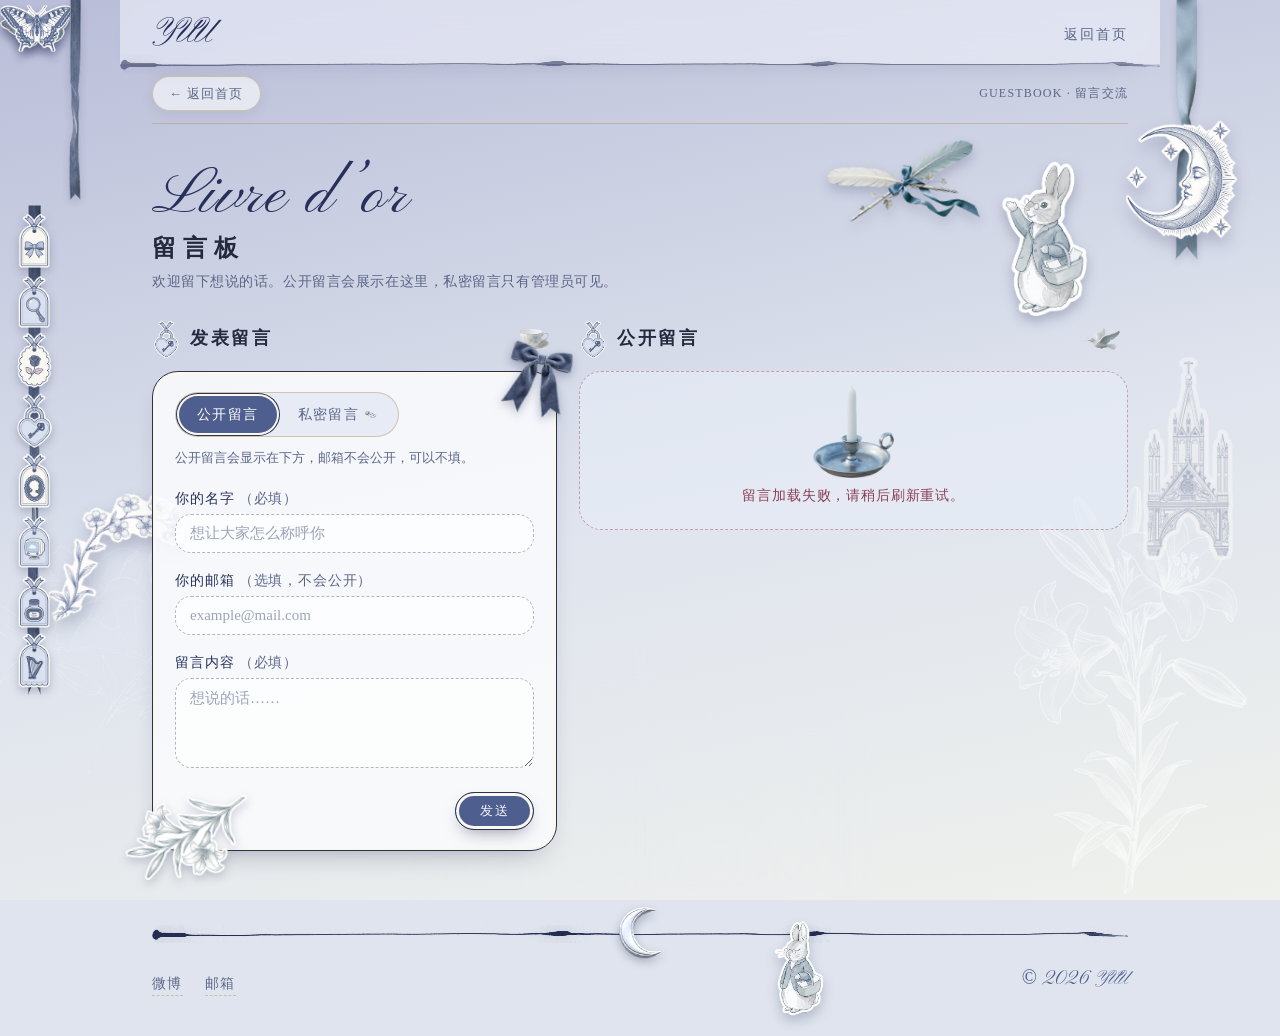
<file: message.html>
<!DOCTYPE html><html lang="zh-CN"><head><meta charset="UTF-8"/><meta name="viewport" content="width=device-width, initial-scale=1.0"/><title>留言板 · YUU</title>
<link rel="apple-touch-icon" href="images/system/logo.png"/><link rel="icon" type="image/png" href="images/system/favicon.png"/><style>
        :root {
            --bg: #EEF2F7;
            --surface: #FFFFFF;
            --ink: #10141B;
            --text: #12151C;
            --text-soft: #626E7E;
            --line: rgba(16, 20, 27, 0.09);
            --accent: #32475F;
            --ice: #A9BED4;
            --max: 960px;
            --r: 6px;
        }
        * { box-sizing: border-box; }
        html { scroll-behavior: smooth; }
        body {
            margin: 0;
            background: var(--bg);
            color: var(--text);
            font-family: 'Inter', -apple-system, BlinkMacSystemFont, 'Segoe UI', 'PingFang SC', 'Microsoft YaHei', sans-serif;
            font-size: 16px;
            line-height: 1.65;
            -webkit-font-smoothing: antialiased;
            position: relative;
            overflow-x: hidden;
        }
        a { color: inherit; }
        ::selection { background: var(--accent); color: #fff; }
        :focus-visible { outline: 2px solid var(--accent); outline-offset: 3px; }
        .serif {
            font-family: 'Noto Serif SC', 'Songti SC', 'STSong', 'SimSun', serif;
            font-style: normal;
            font-weight: 500;
            letter-spacing: 0.3px;
        }
        .brand.serif {
            font-family: 'Instrument Serif', Georgia, 'Times New Roman', serif;
            font-style: italic;
            font-weight: 400;
            letter-spacing: 0.5px;
        }
        .glow {
            position: fixed;
            pointer-events: none;
            z-index: -1;
            filter: blur(70px);
            opacity: .55;
        }
        .glow.g1 {
            top: -160px;
            left: -120px;
            width: 520px;
            height: 420px;
            background: radial-gradient(circle, rgba(50, 71, 95, 0.55), transparent 65%);
        }
        .glow.g2 {
            top: 280px;
            right: -180px;
            width: 480px;
            height: 420px;
            background: radial-gradient(circle, rgba(34, 80, 95, 0.4), transparent 65%);
        }
        .wrap {
            max-width: var(--max);
            margin: 0 auto;
            padding: 0 32px;
            position: relative;
        }

        header {
            position: sticky;
            top: 0;
            z-index: 100;
            background-color: var(--bg);
            padding: 16px 0 0;
            margin: 0 -32px;
            padding-left: 32px;
            padding-right: 32px;
            transition: box-shadow 0.2s;
        }
        header::after {
            content: '';
            position: absolute;
            bottom: 0;
            left: 0;
            width: 100%;
            height: 1px;
            background: var(--line);
        }
        nav {
            display: flex;
            justify-content: space-between;
            align-items: center;
            padding-bottom: 16px;
            border-bottom: none;
        }
        .brand { font-size: 21px; letter-spacing: 0.2px; text-decoration: none; cursor: pointer; }
        .navlinks {
            display: flex;
            gap: 30px;
            font-size: 14px;
            color: var(--text-soft);
        }
        .navlinks a { text-decoration: none; transition: color .15s ease; cursor: pointer; }
        .navlinks a:hover { color: var(--text); }

        .back {
            position: sticky;
            top: 72px;
            z-index: 99;
            background: rgba(238, 242, 247, 0.82);
            backdrop-filter: blur(4px);
            -webkit-backdrop-filter: blur(4px);
            padding: 12px 18px;
            margin: 0 -10px 0 0;
            border-radius: 8px;
            display: inline-flex;
            align-items: center;
            gap: 6px;
            font-size: 14px;
            color: var(--text-soft);
            text-decoration: none;
            cursor: pointer;
            transition: background 0.2s, color 0.15s;
            width: auto;
            box-sizing: border-box;
            box-shadow: 0 2px 8px rgba(16, 20, 27, 0.04);
            border: 1px solid rgba(16, 20, 27, 0.04);
        }
        .back:hover {
            color: var(--text);
            background: rgba(238, 242, 247, 0.94);
            border-color: rgba(16, 20, 27, 0.08);
        }

        .profile {
            display: flex;
            align-items: center;
            gap: 30px;
            padding: 72px 0 40px;
        }
        .avatar {
            flex: none;
            width: 104px;
            height: 104px;
            border-radius: 50%;
            background: linear-gradient(155deg, #2E4157, #4F7B93);
            display: flex;
            align-items: center;
            justify-content: center;
            color: #EEF3F8;
            font-size: 42px;
            box-shadow: 0 20px 34px -18px rgba(16, 20, 27, 0.5);
            overflow: hidden;
            position: relative;
        }
        .avatar img {
            position: absolute;
            inset: 0;
            width: 100%;
            height: 100%;
            object-fit: cover;
            display: block;
        }
        .profile h1 { font-size: 28px; margin: 0 0 8px; }
        .profile .bio {
            color: var(--text-soft);
            max-width: 50ch;
            margin: 0 0 14px;
            font-size: 15px;
        }
        .tags { display: flex; flex-wrap: wrap; gap: 8px; }
        .tag {
            font-size: 12.5px;
            padding: 5px 12px;
            border-radius: 100px;
            border: 1px solid var(--line);
            color: var(--text-soft);
            background: var(--surface);
        }
        .section-head {
            padding-top: 44px;
            border-top: 1px solid var(--line);
            display: flex;
            align-items: baseline;
            justify-content: space-between;
            margin-bottom: 24px;
        }
        .section-head h2 { font-size: 26px; margin: 0; }
        .cardlist {
            display: flex;
            flex-direction: column;
            gap: 14px;
            padding-bottom: 60px;
        }
        .game-card {
            display: flex;
            border-radius: var(--r);
            overflow: hidden;
            background: var(--surface);
            box-shadow: 0 4px 14px rgba(16, 20, 27, 0.04);
            text-decoration: none;
            color: inherit;
            transition: transform 0.2s ease, box-shadow 0.2s ease;
            cursor: pointer;
            height: 150px;
            border: 1px solid var(--line);
        }
        .game-card:hover {
            transform: translateY(-2px);
            box-shadow: 0 12px 28px -10px rgba(16, 20, 27, 0.12);
        }
        .game-card .card-img {
            flex: 0 0 220px;
            height: 100%;
            background-size: cover;
            background-position: center;
            background-color: var(--line);
            position: relative;
        }
        .game-card .card-img .card-mood {
            position: absolute;
            left: 14px;
            bottom: 14px;
            color: rgba(255, 255, 255, 0.92);
            font-size: 20px;
            text-shadow: 0 2px 8px rgba(0, 0, 0, 0.35);
        }
        .game-card .card-body {
            flex: 1;
            padding: 18px 22px;
            display: flex;
            flex-direction: column;
            justify-content: center;
            background: var(--surface);
        }
        .game-card .card-body .card-title {
            font-size: 18px;
            font-weight: 500;
            margin: 0 0 4px;
            font-family: 'Noto Serif SC', 'Songti SC', 'STSong', 'SimSun', serif;
            letter-spacing: 0.2px;
        }
        .game-card .card-body .card-sub {
            font-size: 13px;
            color: var(--text-soft);
            margin: 0;
        }
        .game-card .card-body .card-tags {
            display: flex;
            gap: 8px;
            margin-top: 10px;
            flex-wrap: wrap;
        }
        .game-card .card-body .card-tags span {
            font-size: 11.5px;
            padding: 3px 12px;
            border-radius: 100px;
            border: 1px solid var(--line);
            color: var(--text-soft);
            background: var(--bg);
        }
        footer {
            padding: 40px 0 60px;
            border-top: 1px solid var(--line);
            display: flex;
            justify-content: space-between;
            align-items: flex-end;
            flex-wrap: wrap;
            gap: 24px;
        }
        footer .links {
            display: flex;
            gap: 22px;
            font-size: 14px;
        }
        footer .links a {
            display: inline-flex;
            align-items: center;
            gap: 6px;
            text-decoration: none;
            color: var(--text-soft);
            transition: color .15s ease;
        }
        footer .links a:hover { color: var(--text); }
        footer .copy { font-size: 13px; color: var(--text-soft); }

        #home.hidden { display: none; }
        .detail {
            display: none;
            padding: 20px 0 60px;
        }
        .detail.active { display: block; }

        .detail-header {
            margin-bottom: 32px;
            padding-top: 12px;
        }
        .detail-header .detail-game-title {
            font-size: 34px;
            font-weight: 500;
            margin: 0 0 4px;
            font-family: 'Noto Serif SC', 'Songti SC', 'STSong', 'SimSun', serif;
            letter-spacing: 0.2px;
        }
        .detail-header .detail-game-meta {
            font-size: 14px;
            color: var(--text-soft);
        }
        .timeline {
            display: flex;
            flex-direction: column;
            gap: 0;
        }
        .timeline-item {
            padding: 28px 0;
            border-top: 1px solid var(--line);
        }
        .timeline-item:first-of-type {
            border-top: none;
            padding-top: 0;
        }
        .timeline-item .tl-date {
            font-size: 13px;
            color: var(--text-soft);
            letter-spacing: 0.2px;
            margin-bottom: 10px;
            font-weight: 500;
        }
        .timeline-item .tl-text {
            margin: 0 0 14px;
            color: var(--text-soft);
            max-width: 62ch;
            font-size: 15px;
            line-height: 1.7;
        }
        .timeline-item .tl-text a.tl-link {
            color: var(--text-soft);
            text-decoration: underline;
            font-weight: 400;
        }
        .timeline-item .tl-text a.tl-link:hover { color: var(--text); }
        .timeline-item .tl-media {
            display: flex;
            gap: 10px;
            flex-wrap: wrap;
        }
        .timeline-item .tl-media .tl-shot {
            width: 180px;
            aspect-ratio: 16 / 9;
            object-fit: cover;
            border-radius: 4px;
            border: 1px solid var(--line);
            cursor: pointer;
            background-color: var(--line);
        }

        .guide-list {
            display: flex;
            flex-direction: column;
            gap: 24px;
        }
        .guide-item {
            background: var(--surface);
            border-radius: var(--r);
            border: 1px solid var(--line);
            padding: 24px 28px;
            transition: box-shadow 0.2s ease;
        }
        .guide-item:hover {
            box-shadow: 0 8px 24px -10px rgba(16, 20, 27, 0.10);
        }
        .guide-item .guide-title {
            font-size: 20px;
            font-weight: 500;
            margin: 0 0 10px;
            font-family: 'Noto Serif SC', 'Songti SC', 'STSong', 'SimSun', serif;
            letter-spacing: 0.2px;
        }
        .guide-item .guide-desc {
            margin: 0 0 16px;
            color: var(--text-soft);
            font-size: 15px;
            line-height: 1.7;
            max-width: 60ch;
        }
        .guide-item .guide-link-wrap {
            display: flex;
            align-items: center;
            gap: 8px;
        }
        .guide-item .guide-link-wrap .guide-link-icon { display: none; }
        .guide-item .guide-link-wrap a.guide-link {
            color: var(--text-soft);
            text-decoration: underline;
            font-weight: 400;
            font-size: 14px;
            transition: color .15s ease;
        }
        .guide-item .guide-link-wrap a.guide-link:hover { color: var(--text); }

        .contact-form {
            background: var(--surface);
            border-radius: var(--r);
            border: 1px solid var(--line);
            padding: 24px 28px;
            margin-bottom: 40px;
        }
        .contact-form label {
            display: block;
            font-size: 14px;
            color: var(--text-soft);
            margin-bottom: 4px;
        }
        .contact-form input,
        .contact-form textarea {
            width: 100%;
            padding: 10px 14px;
            border: 1px solid var(--line);
            border-radius: var(--r);
            background: var(--bg);
            font-size: 15px;
            outline: none;
            transition: border 0.2s;
            font-family: inherit;
        }
        .contact-form input:focus,
        .contact-form textarea:focus {
            border-color: var(--accent);
        }
        .contact-form textarea { resize: vertical; }
        .contact-form .field-group { margin-bottom: 16px; }
        .contact-form .file-input { padding: 8px; }
        .contact-form .file-name {
            font-size: 12.5px;
            color: var(--text-soft);
            margin-top: 6px;
            word-break: break-all;
        }
        .contact-form .submit-btn {
            background: var(--accent);
            color: #fff;
            border: none;
            padding: 12px 28px;
            border-radius: var(--r);
            font-size: 16px;
            cursor: pointer;
            transition: background 0.2s;
            font-family: inherit;
        }
        .contact-form .submit-btn:hover { background: #1f3145; }

        .success-toast {
            position: fixed;
            top: 80px;
            left: 50%;
            transform: translateX(-50%);
            background: var(--surface);
            border: 1px solid var(--accent);
            border-radius: var(--r);
            padding: 16px 28px;
            box-shadow: 0 8px 24px rgba(16,20,27,0.15);
            z-index: 200;
            font-size: 16px;
            color: var(--text);
            display: none;
            max-width: 90%;
        }
        .success-toast.show {
            display: block;
            animation: fadeDown 0.4s ease;
        }
        @keyframes fadeDown {
            0% { opacity: 0; transform: translateX(-50%) translateY(-20px); }
            100% { opacity: 1; transform: translateX(-50%) translateY(0); }
        }

        @media (max-width: 760px) {
            .profile {
                flex-direction: row;
                align-items: center;
                gap: 20px;
                padding: 56px 0 32px;
            }
            .avatar { width: 80px; height: 80px; font-size: 32px; }
            .profile h1 { font-size: 22px; margin-bottom: 4px; }
            .profile .bio { font-size: 14px; margin-bottom: 10px; }
            .game-card { height: 120px; }
            .game-card .card-img { flex: 0 0 120px; }
            .game-card .card-body .card-title { font-size: 16px; }
            .game-card .card-body { padding: 14px 16px; }
            .detail-header .detail-game-title { font-size: 26px; }
            .timeline-item .tl-media .tl-shot { width: 140px; }
            .wrap { padding: 0 18px; }
            header {
                padding-left: 18px;
                padding-right: 18px;
                margin: 0 -18px;
            }
            .section-head h2 { font-size: 22px; }
            .guide-item { padding: 20px 18px; }
            .guide-item .guide-title { font-size: 18px; }
            .guide-item .guide-desc { font-size: 14px; }
            .back { top: 68px; padding: 10px 14px; font-size: 13px; }
            .contact-form { padding: 20px 18px; }
        }
        @media (max-width: 480px) {
            .profile { gap: 14px; padding: 40px 0 24px; }
            .avatar { width: 64px; height: 64px; font-size: 26px; }
            .profile h1 { font-size: 18px; }
            .profile .bio { font-size: 13px; margin-bottom: 8px; }
            .tags .tag { font-size: 11px; padding: 4px 10px; }
            .game-card { height: 100px; flex-direction: row; }
            .game-card .card-img { flex: 0 0 90px; }
            .game-card .card-body .card-title { font-size: 14px; }
            .game-card .card-body .card-sub { font-size: 12px; }
            .game-card .card-body .card-tags span { font-size: 10px; padding: 2px 10px; }
            .detail-header .detail-game-title { font-size: 22px; }
            .timeline-item .tl-media .tl-shot { width: 100%; aspect-ratio: 16 / 9; }
            .guide-item .guide-title { font-size: 16px; }
            .guide-item .guide-desc { font-size: 13px; }
            .guide-item .guide-link-wrap a.guide-link { font-size: 13px; }
            .navlinks { gap: 16px; font-size: 13px; }
            .back { top: 62px; padding: 8px 12px; font-size: 12px; }
            .contact-form { padding: 16px 14px; }
        }

        .message-hero{padding:38px 0 18px}.message-hero h1{font-size:30px;margin:0 0 6px}.message-hero p{color:var(--text-soft);margin:0;font-size:14px}
        .message-layout{display:grid;grid-template-columns:minmax(280px,.85fr) minmax(0,1.15fr);gap:22px;align-items:start;padding:8px 0 56px}
        .message-panel{min-width:0}.message-panel>h2{font-size:18px;margin:0 0 12px}.message-panel .contact-form{margin:0}.message-panel .msg-list{display:grid;gap:12px}.message-panel .msg{margin:0}.message-panel .msg-more{text-align:center;margin-top:14px}
        .message-topbar{display:flex;align-items:center;justify-content:space-between;gap:16px;padding:12px 0;border-bottom:1px solid var(--line)}.message-topbar a{text-decoration:none;color:var(--text-soft);font-size:13px}
        .message-layout .gb-wrap{display:contents}
        @media(max-width:760px){.message-layout{grid-template-columns:1fr;gap:26px}.message-hero{padding:28px 0 14px}.message-hero h1{font-size:25px}}
        @media (prefers-reduced-motion: reduce) {
            * { transition: none !important; scroll-behavior: auto !important; }
        }

        .section-head { scroll-margin-top: 64px; flex-wrap: wrap; gap: 6px 16px; }
        [hidden] { display: none !important; }
        .section-sub { font-size: 13px; color: var(--text-soft); }
        .game-card.auto { height: auto; min-height: 150px; }
        .game-card.auto .card-img { min-height: 150px; }
        .game-card .card-body .card-sub.clamp {
            display: -webkit-box;
            -webkit-line-clamp: 2;
            -webkit-box-orient: vertical;
            overflow: hidden;
        }
        .game-card .card-body .card-url {
            font-size: 12px;
            color: var(--accent);
            margin-top: 8px;
            opacity: .85;
        }
        .empty {
            color: var(--text-soft);
            font-size: 14px;
            padding: 18px 0 8px;
        }

        .dl-list { display: flex; flex-direction: column; gap: 14px; padding-bottom: 60px; }
        .dl-item {
            display: flex;
            align-items: center;
            gap: 20px;
            background: var(--surface);
            border: 1px solid var(--line);
            border-radius: var(--r);
            padding: 20px 24px;
            box-shadow: 0 4px 14px rgba(16, 20, 27, 0.04);
            transition: box-shadow .2s ease;
        }
        .dl-item:hover { box-shadow: 0 8px 24px -10px rgba(16, 20, 27, 0.10); }
        .dl-info { flex: 1; min-width: 0; }
        .dl-title {
            font-family: 'Noto Serif SC', 'Songti SC', 'STSong', 'SimSun', serif;
            font-size: 17px;
            font-weight: 500;
            margin: 0 0 4px;
            letter-spacing: .2px;
        }
        .dl-desc { margin: 0 0 8px; font-size: 14px; color: var(--text-soft); line-height: 1.65; }
        .dl-meta { display: flex; flex-wrap: wrap; gap: 6px 12px; font-size: 12.5px; color: var(--text-soft); align-items: center; }
        .dl-meta .chip {
            font-size: 11.5px;
            padding: 2px 10px;
            border-radius: 100px;
            border: 1px solid var(--line);
            background: var(--bg);
        }
        .btn {
            flex: none;
            display: inline-flex;
            align-items: center;
            justify-content: center;
            gap: 6px;
            background: var(--accent);
            color: #fff;
            border: none;
            padding: 10px 22px;
            border-radius: var(--r);
            font-size: 14.5px;
            font-family: inherit;
            text-decoration: none;
            cursor: pointer;
            transition: background .2s;
            white-space: nowrap;
        }
        .btn:hover { background: #1f3145; }
        .btn[aria-disabled="true"] { background: #a6b0be; cursor: not-allowed; }
        .btn.ghost {
            background: transparent;
            color: var(--text-soft);
            border: 1px solid var(--line);
        }
        .btn.ghost:hover { color: var(--text); background: var(--surface); }
        .btn:disabled { opacity: .6; cursor: default; }

        .gb-wrap { padding-bottom: 60px; }
        .contact-form .seg {
            display: inline-flex;
            border: 1px solid var(--line);
            border-radius: var(--r);
            background: var(--bg);
            padding: 3px;
            gap: 3px;
        }
        .contact-form .seg .seg-opt {
            position: relative;
            margin: 0;
            cursor: pointer;
            color: var(--text-soft);
        }
        .contact-form .seg .seg-opt input {
            position: absolute;
            opacity: 0;
            width: 0;
            height: 0;
            padding: 0;
            border: 0;
        }
        .contact-form .seg .seg-opt span {
            display: block;
            padding: 7px 18px;
            border-radius: 4px;
            font-size: 14px;
            transition: background .15s, color .15s;
        }
        .contact-form .seg .seg-opt input:checked + span {
            background: var(--accent);
            color: #fff;
        }
        .contact-form .seg .seg-opt input:focus-visible + span {
            outline: 2px solid var(--accent);
            outline-offset: 2px;
        }
        .form-note { font-size: 13px; color: var(--text-soft); margin: 10px 0 18px; }
        .form-error { font-size: 14px; color: #a8372f; margin: 0 0 14px; min-height: 0; }
        .form-error:empty { display: none; }
        .contact-form .req { color: var(--text-soft); font-weight: 400; }
        .contact-form .hp {
            position: absolute;
            left: -9999px;
            width: 1px;
            height: 1px;
            overflow: hidden;
        }
        .contact-form .form-actions { display: flex; align-items: center; gap: 14px; flex-wrap: wrap; }
        .contact-form .cf-turnstile-box { margin-bottom: 16px; }
        .contact-form.disabled { opacity: .6; pointer-events: none; }
        .gb-offline {
            font-size: 14px;
            color: var(--text-soft);
            background: var(--surface);
            border: 1px dashed var(--line);
            border-radius: var(--r);
            padding: 14px 18px;
            margin-bottom: 28px;
        }

        .msg-list { display: flex; flex-direction: column; gap: 12px; }
        .msg {
            background: var(--surface);
            border: 1px solid var(--line);
            border-radius: var(--r);
            padding: 16px 22px;
        }
        .msg-head { display: flex; align-items: baseline; justify-content: space-between; gap: 12px; margin-bottom: 6px; }
        .msg-name { font-weight: 600; font-size: 14.5px; word-break: break-all; }
        .msg-date { font-size: 12.5px; color: var(--text-soft); flex: none; }
        .msg-body { margin: 0; font-size: 15px; line-height: 1.7; white-space: pre-wrap; word-break: break-word; }
        .msg-reply {
            margin-top: 12px;
            padding: 10px 14px;
            border-left: 2px solid var(--accent);
            background: var(--bg);
            border-radius: 0 4px 4px 0;
            font-size: 14px;
            color: var(--text-soft);
            white-space: pre-wrap;
            word-break: break-word;
        }
        .msg-reply b { color: var(--accent); font-weight: 600; margin-right: 6px; }
        .reply-edited { display: inline-block; margin-left: 6px; color: var(--text-soft); font-size: 11px; }
        .msg-more { margin-top: 16px; text-align: center; }

        @media (max-width: 760px) {
            .dl-item { padding: 16px 18px; gap: 14px; }
            .dl-title { font-size: 16px; }
            .msg { padding: 14px 16px; }
        }
        @media (max-width: 760px) {
            .game-card.auto { min-height: 120px; }
            .game-card.auto .card-img { min-height: 120px; }
        }
        @media (max-width: 480px) {
            .game-card.auto { min-height: 100px; }
            .game-card.auto .card-img { min-height: 100px; }
            .dl-item { flex-direction: column; align-items: stretch; }
            .dl-item .btn { width: 100%; }
            .game-card .card-body .card-url { display: none; }
            .section-sub { font-size: 12px; }
            .contact-form .seg { display: flex; }
            .contact-form .seg .seg-opt { flex: 1; text-align: center; }
        }

        :root {
            --bg: #F5F7FA;
            --surface: #FFFFFF;
            --ink: #111827;
            --text: #17202B;
            --text-soft: #596575;
            --line: rgba(23, 32, 43, .10);
            --accent: #344B63;
            --ice: #DCE4EC;
            --max: 1040px;
            --r: 12px;
        }
        body { background: var(--bg); color: var(--text); }
        .glow { display: none; }
        .wrap { max-width: var(--max); }
        header { background: rgba(245,247,250,.96); }
        nav { padding-bottom: 12px; }
        .brand.serif { font-size: 20px; color: var(--text); }
        .navlinks { gap: 24px; }
        .navlinks a { padding: 4px 0; }
        .profile { gap: 24px; padding: 48px 0 32px; }
        .avatar { width: 88px; height: 88px; box-shadow: 0 1px 3px rgba(17,24,39,.10); }
        .profile h1 { font-size: 26px; }
        .profile .bio { font-size: 14px; line-height: 1.65; }
        .tag { background: #F8FAFC; padding: 4px 10px; border-radius: 6px; }
        .section-head {
            padding-top: 32px;
            margin-bottom: 16px;
            border-top-color: rgba(23,32,43,.10);
        }
        .section-head h2 { font-size: 24px; }
        .section-sub { font-size: 12px; }
        .cardlist {
            display: grid;
            grid-template-columns: repeat(3, minmax(0, 1fr));
            gap: 14px;
            padding-bottom: 36px;
        }
        .game-card.auto {
            min-width: 0;
            min-height: 0;
            height: auto;
            display: flex;
            flex-direction: column;
            border-radius: 10px;
            border: 1px solid var(--line);
            box-shadow: 0 1px 2px rgba(17,24,39,.035);
            overflow: hidden;
            background: var(--surface);
            transition: border-color 160ms ease, box-shadow 160ms ease, background 160ms ease;
        }
        .game-card.auto:hover {
            transform: none;
            border-color: rgba(52,75,99,.28);
            box-shadow: 0 5px 16px rgba(17,24,39,.07);
        }
        .game-card.auto .card-img {
            flex: none;
            width: 100%;
            height: 116px;
            min-height: 116px;
            background-size: cover;
            background-position: center 38%;
        }
        .game-card.auto .card-body {
            width: 100%;
            min-height: 112px;
            padding: 12px 14px 14px;
            justify-content: flex-start;
            gap: 0;
        }
        .game-card .card-body .card-title {
            font-family: 'Noto Serif SC', 'Songti SC', 'STSong', 'SimSun', serif;
            font-size: 15px;
            line-height: 1.45;
            font-weight: 500;
            margin: 0 0 5px;
        }
        .game-card .card-body .card-sub.clamp {
            font-size: 12px;
            line-height: 1.55;
            -webkit-line-clamp: 2;
            color: var(--text-soft);
        }
        .game-card .card-body .card-tags { gap: 5px; margin-top: 9px; }
        .game-card .card-body .card-tags span {
            font-size: 10px;
            padding: 2px 7px;
            border-radius: 4px;
            background: #F5F7FA;
        }
        .game-card .card-body .card-url { display: none; }
        .dl-list { gap: 10px; padding-bottom: 36px; }
        .dl-item {
            padding: 14px 18px;
            gap: 16px;
            border-radius: 10px;
            box-shadow: 0 1px 2px rgba(17,24,39,.035);
        }
        .dl-item:hover { box-shadow: 0 4px 14px rgba(17,24,39,.06); }
        .dl-title { font-size: 15px; }
        .dl-desc { font-size: 13px; margin-bottom: 6px; }
        .btn, .contact-form .submit-btn {
            border-radius: 8px;
            padding: 9px 16px;
            font-size: 13px;
            transition: background-color 160ms ease, border-color 160ms ease, color 160ms ease;
        }
        .contact-form, .msg {
            border-radius: 10px;
            box-shadow: 0 1px 2px rgba(17,24,39,.025);
        }
        .contact-form { padding: 20px 22px; }
        .contact-form input, .contact-form textarea { border-radius: 8px; background: #FAFBFC; }
        .msg { padding: 14px 18px; }
        .msg-list { gap: 8px; }
        footer { padding: 28px 0 40px; }
        footer .copy { font-size: 12px; }
        .unslop-credit { display: block; margin-top: 5px; color: #7A8491; font-size: 11px; }
        .unslop-credit a { color: inherit; text-decoration: underline; text-underline-offset: 2px; }

        @media (max-width: 760px) {
            .wrap { padding: 0 20px; }
            header { margin: 0 -20px; padding-left: 20px; padding-right: 20px; }
            .profile { padding: 40px 0 28px; }
            .avatar { width: 76px; height: 76px; }
            .cardlist { grid-template-columns: repeat(2, minmax(0, 1fr)); gap: 12px; }
            .game-card.auto .card-img { height: 108px; min-height: 108px; }
            .game-card.auto .card-body { min-height: 108px; padding: 11px 12px 12px; }
            .section-head { padding-top: 28px; margin-bottom: 14px; }
            .dl-item { padding: 13px 15px; }
        }
        @media (max-width: 480px) {
            .wrap { padding: 0 16px; }
            header { margin: 0 -16px; padding-left: 16px; padding-right: 16px; }
            .navlinks { gap: 14px; font-size: 12px; }
            .profile { gap: 14px; padding: 32px 0 24px; }
            .avatar { width: 64px; height: 64px; }
            .profile h1 { font-size: 20px; }
            .profile .bio { font-size: 12px; margin-bottom: 7px; }
            .tags { gap: 5px; }
            .tags .tag { font-size: 10px; padding: 3px 7px; }
            .cardlist { grid-template-columns: 1fr; gap: 10px; }
            .game-card.auto { flex-direction: row; min-height: 100px; }
            .game-card.auto .card-img { width: 112px; height: auto; min-height: 100px; flex: 0 0 112px; }
            .game-card.auto .card-body { min-height: 100px; padding: 11px 12px; justify-content: center; }
            .game-card .card-body .card-title { font-size: 14px; }
            .game-card .card-body .card-sub.clamp { font-size: 11px; -webkit-line-clamp: 2; }
            .game-card .card-body .card-tags { margin-top: 6px; }
            .game-card .card-body .card-tags span { font-size: 9px; }
            .section-head h2 { font-size: 21px; }
            .section-sub { font-size: 11px; }
            .dl-item { flex-direction: row; align-items: center; gap: 10px; }
            .dl-item .btn { width: auto; padding: 8px 11px; font-size: 12px; }
            .dl-title { font-size: 14px; }
            .dl-desc { font-size: 12px; }
            .contact-form { padding: 16px 14px; }
            .msg { padding: 12px 14px; }
        }

        .message-hero{padding:38px 0 18px}.message-hero h1{font-size:30px;margin:0 0 6px}.message-hero p{color:var(--text-soft);margin:0;font-size:14px}
        .message-layout{display:grid;grid-template-columns:minmax(280px,.85fr) minmax(0,1.15fr);gap:22px;align-items:start;padding:8px 0 56px}
        .message-panel{min-width:0}.message-panel>h2{font-size:18px;margin:0 0 12px}.message-panel .contact-form{margin:0}.message-panel .msg-list{display:grid;gap:12px}.message-panel .msg{margin:0}.message-panel .msg-more{text-align:center;margin-top:14px}
        .message-topbar{display:flex;align-items:center;justify-content:space-between;gap:16px;padding:12px 0;border-bottom:1px solid var(--line)}.message-topbar a{text-decoration:none;color:var(--text-soft);font-size:13px}
        .message-layout .gb-wrap{display:contents}
        @media(max-width:760px){.message-layout{grid-template-columns:1fr;gap:26px}.message-hero{padding:28px 0 14px}.message-hero h1{font-size:25px}}
        @media (prefers-reduced-motion: reduce) {
            .game-card.auto, .dl-item, .btn { transition: none !important; }
        }
    
        :root {
            --bg: #EEF2F7;
            --surface: #FFFFFF;
            --ink: #10141B;
            --text: #12151C;
            --text-soft: #626E7E;
            --line: rgba(16, 20, 27, 0.09);
            --accent: #32475F;
            --ice: #A9BED4;
            --r: 6px;
        }
        body { background: var(--bg); color: var(--text); }
        .glow { display: block; opacity: .55; filter: blur(70px); }
        .glow.g1 {
            background: radial-gradient(circle, rgba(50, 71, 95, 0.55), transparent 65%);
        }
        .glow.g2 {
            background: radial-gradient(circle, rgba(34, 80, 95, 0.4), transparent 65%);
        }
        header { background-color: rgba(238, 242, 247, 0.94); }
        .back { background: rgba(238, 242, 247, 0.82); }
        .back:hover { background: rgba(238, 242, 247, 0.94); }
    </style><link rel="stylesheet" href="rococo.css"><style>
        /* 装饰图不拦点击；发送按钮靠右，避开左下角的花枝 */
        .contact-form::before, .contact-form::after { pointer-events: none; }
        .contact-form .form-actions { position: relative; z-index: 3; justify-content: flex-end; }
    </style></head><body>
<span id="top"></span>
<div class="deco" aria-hidden="true">
  <i class="fx lily-l"></i><i class="fx lily-r"></i><i class="fx gate"></i>
  <i class="fx bf bf1"></i><i class="fx bf bf2"></i><i class="fx bf bf3"></i><i class="fx bf bf4"></i>
  <i class="fx dv dv1"></i><i class="fx dv dv2"></i><i class="fx dv dv3"></i>
  <i class="fx sk sk-moon"></i><i class="fx sk sk-forget"></i>
</div>
<nav class="rail" aria-label="快捷导航">
  <a href="index.html#top" style="--t:url(images/rococo/t_new.webp)"><b>回到顶部</b></a>
  <a href="index.html#guides" style="--t:url(images/rococo/t_search.webp)"><b>攻略网站</b></a>
  <a href="index.html#downloads" style="--t:url(images/rococo/t_files.webp)"><b>下载</b></a>
  <a href="message.html" style="--t:url(images/rococo/t_account.webp)"><b>留言板</b></a>
  <a href="mailto:yuunaovo@outlook.com" style="--t:url(images/rococo/t_model.webp)"><b>邮箱</b></a>
  <a href="https://weibo.com/u/5837907348" target="_blank" rel="noopener" style="--t:url(images/rococo/t_browser.webp)"><b>微博</b></a>
  <a href="index.html#foot" style="--t:url(images/rococo/t_terminal.webp)"><b>页脚</b></a>
  <button type="button" id="railToggle" aria-pressed="false" style="--t:url(images/rococo/t_settings.webp)"><b>装饰 开/关</b></button>
</nav>

<div id="successToast" class="success-toast" role="status" aria-live="polite"></div><div class="glow g1"></div><div class="glow g2"></div><div class="wrap">
<header><nav><a class="brand serif" href="index.html">YUU</a><div class="navlinks"><a href="index.html">返回首页</a></div></nav></header>
<div class="message-topbar"><a href="index.html">← 返回首页</a><span class="section-sub">GUESTBOOK · 留言交流</span></div><section class="message-hero"><i class="o o-mwave" aria-hidden="true"></i><i class="o o-mquills" aria-hidden="true"></i><i class="o o-mcrest" aria-hidden="true"></i><h1 class="serif">留言板</h1><p>欢迎留下想说的话。公开留言会展示在这里，私密留言只有管理员可见。</p></section><div id="home">
            <div class="message-layout"><section class="message-panel"><h2 class="serif">发表留言</h2>
            <div class="gb-wrap">
                <div class="gb-offline" id="gbOffline" hidden>留言板还在搭建中，暂时不能留言。想联系我可以发邮件，或者去微博找我。</div>
                <div class="contact-form" id="gbBox">
                    <form id="gbForm" novalidate>
                        <div class="field-group">
                            <div class="seg" role="radiogroup" aria-label="留言可见范围">
                                <label class="seg-opt"><input type="radio" name="visibility" value="public" checked /><span>公开留言</span></label>
                                <label class="seg-opt"><input type="radio" name="visibility" value="private" /><span>私密留言</span></label>
                            </div>
                            <p class="form-note" id="gbVisNote"></p>
                        </div>
                        <div class="field-group">
                            <label for="gbName">你的名字 <span class="req">（必填）</span></label>
                            <input type="text" id="gbName" name="name" maxlength="30" placeholder="想让大家怎么称呼你" autocomplete="nickname" required />
                        </div>
                        <div class="field-group">
                            <label for="gbContact" id="gbContactLabel">你的邮箱</label>
                            <input type="text" id="gbContact" name="contact" maxlength="100" placeholder="example@mail.com" autocomplete="email" />
                        </div>
                        <div class="field-group">
                            <label for="gbContent">留言内容 <span class="req">（必填）</span></label>
                            <textarea id="gbContent" name="content" rows="4" maxlength="2000" placeholder="想说的话……" required></textarea>
                        </div>
                        <div class="field-group" id="gbFileGroup" hidden>
                            <label for="gbFiles">附件 <span class="req">（选填，最多 3 个，总共不超过 10MB；图片、PDF、Word、压缩包等）</span></label>
                            <input type="file" id="gbFiles" class="file-input" multiple accept="image/*,.pdf,.doc,.docx,.txt,.zip,.rar,.7z" />
                            <div class="file-name" id="gbFileName"></div>
                        </div>
                        <div class="hp" aria-hidden="true">
                            <label>请勿填写 <input type="text" name="hp_q7x" tabindex="-1" autocomplete="off" data-lpignore="true" data-1p-ignore /></label>
                        </div>
                        <div class="cf-turnstile-box" id="gbTurnstile"></div>
                        <p class="form-error" id="gbError" role="alert"></p>
                        <div class="form-actions">
                            <button type="submit" class="submit-btn" id="gbSubmit">发送</button>
                        </div>
                    </form>
                </div>

              </section><section class="message-panel"><h2 class="serif">公开留言</h2>
                <div class="msg-list" id="msgList" aria-live="polite"><p class="empty loading">信笺正在寄来……</p></div>
                <div class="msg-more"><button type="button" class="btn ghost" id="msgMore" hidden>加载更多</button></div>
              </section></div>

<footer id="foot"><div class="links"><a href="https://weibo.com/u/5837907348" target="_blank" rel="noopener">微博</a><a href="mailto:yuunaovo@outlook.com">邮箱</a></div><i class="o o-doze" aria-hidden="true"></i><div class="copy">© 2026 YUU</div></footer></div></div>
<script src="site-config.js"></script><script>var SITE = window.SITE || {};
        var API = (SITE.apiBase || '').replace(/\/+$/, '');

        function el(tag, cls, text) {
            var e = document.createElement(tag);
            if (cls) e.className = cls;
            if (text !== undefined && text !== null) e.textContent = text;
            return e;
        }

        function showToast(text, kind) {
            var toast = document.getElementById('successToast');
            if (!toast) return;
            var heads = { ok: 'Merci', private: 'Confidentiel', pending: 'Patience' };
            kind = heads[kind] ? kind : 'ok';
            toast.className = 'success-toast kind-' + kind;
            toast.textContent = '';
            var h = document.createElement('span'); h.className = 't-head'; h.textContent = heads[kind];
            var b = document.createElement('span'); b.className = 't-body'; b.textContent = text;
            toast.appendChild(h); toast.appendChild(b);
            void toast.offsetWidth;
            toast.classList.add('show');
            clearTimeout(showToast._t);
            showToast._t = setTimeout(function () { toast.classList.remove('show'); }, 5000);
        }

        function fmtDate(ms) {
            var d = new Date(ms);
            var p = function (n) { return String(n).padStart(2, '0'); };
            return d.getFullYear() + '.' + p(d.getMonth() + 1) + '.' + p(d.getDate()) + ' ' + p(d.getHours()) + ':' + p(d.getMinutes()) + ':' + p(d.getSeconds());
        }

        function safeUrl(u) {
            if (!u) return '';
            if (/^[a-z][a-z0-9+.-]*:/i.test(u)) return /^https?:/i.test(u) ? u : '';
            return u;
        }
        function isExternal(u) { return /^https?:\/\//i.test(u); }

        function renderGuides() {
            var box = document.getElementById('guideCards');
            var list = SITE.guides || [];
            if (!list.length) { box.appendChild(el('p', 'empty', '攻略网站整理中，敬请期待。')); return; }
            list.forEach(function (g) {
                var href = safeUrl(g.url);
                var a = el('a', 'game-card auto');
                if (href) {
                    a.href = href;
                    if (isExternal(href)) { a.target = '_blank'; a.rel = 'noopener'; }
                }
                var img = el('div', 'card-img');
                if (g.cover) {
                    img.style.backgroundImage = 'url("' + String(g.cover).replace(/["\\\n]/g, '') + '")';
                } else {
                    img.style.backgroundColor = 'var(--ice)';
                }
                var body = el('div', 'card-body');
                body.appendChild(el('div', 'card-title', g.title || ''));
                if (g.desc) body.appendChild(el('div', 'card-sub clamp', g.desc));
                if (g.tags && g.tags.length) {
                    var tags = el('div', 'card-tags');
                    g.tags.forEach(function (t) { tags.appendChild(el('span', null, t)); });
                    body.appendChild(tags);
                }
                if (href && isExternal(href)) {
                    body.appendChild(el('div', 'card-url', href.replace(/^https?:\/\//, '').replace(/\/$/, '') + ' →'));
                }
                a.appendChild(img);
                a.appendChild(body);
                box.appendChild(a);
            });
        }

        function downloadHref(d) {
            if (d.file) {
                if (!API) return '';
                var parts = String(d.file).split('/').map(encodeURIComponent).join('/');
                return API + '/dl/' + parts;
            }
            return safeUrl(d.url);
        }
        function renderDownloads() {
            var box = document.getElementById('dlList');
            var list = SITE.downloads || [];
            if (!list.length) { box.appendChild(el('p', 'empty', '暂时还没有可下载的文件。')); return; }
            list.forEach(function (d) {
                var item = el('div', 'dl-item');
                var info = el('div', 'dl-info');
                info.appendChild(el('h3', 'dl-title', d.title || d.file || ''));
                if (d.desc) info.appendChild(el('p', 'dl-desc', d.desc));
                var meta = el('div', 'dl-meta');
                (d.tags || []).forEach(function (t) { meta.appendChild(el('span', 'chip', t)); });
                if (d.size) meta.appendChild(el('span', null, d.size));
                if (d.updated) meta.appendChild(el('span', null, '更新于 ' + d.updated));
                if (meta.childNodes.length) info.appendChild(meta);

                var href = downloadHref(d);
                var ext = isExternal(href) && !d.file;
                var btn = el('a', 'btn', d.placeholder ? '即将开放' : (ext ? '前往下载 →' : '↓ 下载'));
                if (d.placeholder) {
                    btn.setAttribute('aria-disabled', 'true');
                    btn.title = '补丁下载入口暂未开放';
                    btn.addEventListener('click', function (e) { e.preventDefault(); });
                } else if (href) {
                    btn.href = href;
                    if (ext) { btn.target = '_blank'; btn.rel = 'noopener'; }
                    else btn.setAttribute('download', '');
                } else {
                    btn.setAttribute('aria-disabled', 'true');
                    btn.title = '暂时不可用';
                    btn.textContent = '暂不可用';
                    btn.addEventListener('click', function (e) { e.preventDefault(); });
                }
                item.appendChild(info);
                item.appendChild(btn);
                box.appendChild(item);
            });
        }

        var ALLOWED_EXT = ['jpg','jpeg','png','gif','webp','pdf','txt','zip','rar','7z','doc','docx'];
        var MAX_FILES = 3, MAX_TOTAL = 10 * 1024 * 1024;
        var nextBefore = null;
        var turnstileId = null;

        function updateVisibilityUI() {
            var form = document.getElementById('gbForm');
            var isPrivate = form.visibility.value === 'private';
            document.getElementById('gbFileGroup').hidden = !isPrivate;
            if (!isPrivate) { document.getElementById('gbFiles').value = ''; document.getElementById('gbFileName').textContent = ''; }
            document.getElementById('gbVisNote').textContent = isPrivate
                ? '私密留言不会显示在页面上，只有我能看到。需要留下邮箱，我会回复你（例如提供购买记录截图领取字幕密码）。'
                : '公开留言会显示在下方，邮箱不会公开，可以不填。';
            document.getElementById('gbContactLabel').innerHTML = isPrivate
                ? '你的邮箱 <span class="req">（必填）</span>'
                : '你的邮箱 <span class="req">（选填，不会公开）</span>';
        }

        function renderMessages(list, append) {
            var box = document.getElementById('msgList');
            if (!append) box.textContent = '';
            list.forEach(function (m) {
                var card = el('article', 'msg');
                var head = el('div', 'msg-head');
                head.appendChild(el('span', 'msg-name', m.name));
                head.appendChild(el('span', 'msg-date', fmtDate(m.created_at)));
                card.appendChild(head);
                card.appendChild(el('p', 'msg-body', m.content));
                if (m.reply) {
                    var r = el('div', 'msg-reply');
                    r.appendChild(el('b', null, 'YUU 回复'));
                    r.appendChild(document.createTextNode(m.reply));
                    if (m.reply_edited_at) r.appendChild(el('span', 'reply-edited', ' · 已修改回复'));
                    card.appendChild(r);
                }
                box.appendChild(card);
            });
            if (!append && !list.length) box.appendChild(el('p', 'empty', '还没有公开留言，来当第一个吧。'));
        }

        function loadMessages(append) {
            if (!API) return Promise.resolve();
            var more = document.getElementById('msgMore');
            var url = API + '/api/messages?limit=20' + (append && nextBefore ? '&before=' + nextBefore : '');
            more.disabled = true;
            return fetch(url)
                .then(function (r) { if (!r.ok) throw new Error('HTTP ' + r.status); return r.json(); })
                .then(function (data) {
                    renderMessages(data.messages, append);
                    nextBefore = data.messages.length ? data.messages[data.messages.length - 1].id : null;
                    more.hidden = !data.hasMore;
                })
                .catch(function () {
                    if (!append) {
                        var box = document.getElementById('msgList');
                        box.textContent = '';
                        box.appendChild(el('p', 'empty err', '留言加载失败，请稍后刷新重试。'));
                    }
                })
                .then(function () { more.disabled = false; });
        }

        function setupTurnstile() {
            if (!SITE.turnstileSiteKey) return;
            var s = document.createElement('script');
            s.src = 'https://challenges.cloudflare.com/turnstile/v0/api.js?render=explicit';
            s.async = true;
            s.onload = function () {
                turnstileId = window.turnstile.render('#gbTurnstile', { sitekey: SITE.turnstileSiteKey });
            };
            document.head.appendChild(s);
        }

        function setupGuestbook() {
            var form = document.getElementById('gbForm');
            var errEl = document.getElementById('gbError');
            var submit = document.getElementById('gbSubmit');
            var fileInput = document.getElementById('gbFiles');
            var fileName = document.getElementById('gbFileName');

            updateVisibilityUI();
            Array.prototype.forEach.call(form.querySelectorAll('input[name=visibility]'), function (r) {
                r.addEventListener('change', updateVisibilityUI);
            });

            if (!API) {
                document.getElementById('gbOffline').hidden = false;
                document.getElementById('gbBox').classList.add('disabled');
                document.getElementById('msgList').textContent = '';
                return;
            }

            fileInput.addEventListener('change', function () {
                var files = Array.prototype.slice.call(fileInput.files || []);
                errEl.textContent = '';
                if (!files.length) { fileName.textContent = ''; return; }
                var msg = checkFiles(files);
                if (msg) { errEl.textContent = msg; fileInput.value = ''; fileName.textContent = ''; return; }
                fileName.textContent = '已选择：' + files.map(function (f) {
                    return f.name + '（' + (f.size / 1024 / 1024).toFixed(2) + 'MB）';
                }).join('，');
            });

            function checkFiles(files) {
                if (files.length > MAX_FILES) return '最多只能选 ' + MAX_FILES + ' 个附件。';
                var total = 0;
                for (var i = 0; i < files.length; i++) {
                    var ext = files[i].name.split('.').pop().toLowerCase();
                    if (ALLOWED_EXT.indexOf(ext) < 0) return '不支持的文件类型：' + files[i].name;
                    total += files[i].size;
                }
                if (total > MAX_TOTAL) return '附件总共不能超过 10MB。';
                return '';
            }

            form.addEventListener('submit', function (e) {
                e.preventDefault();
                errEl.textContent = '';
                var isPrivate = form.visibility.value === 'private';
                var name = form.name.value.trim();
                var contact = form.contact.value.trim();
                var content = form.content.value.trim();
                if (!name) { errEl.textContent = '请填写名字。'; form.name.focus(); return; }
                if (isPrivate && !contact) { errEl.textContent = '私密留言请留下邮箱，方便我回复你。'; form.contact.focus(); return; }
                if (!content) { errEl.textContent = '请填写留言内容。'; form.content.focus(); return; }

                var files = isPrivate ? Array.prototype.slice.call(fileInput.files || []) : [];
                var fmsg = checkFiles(files);
                if (fmsg) { errEl.textContent = fmsg; return; }

                var fd = new FormData();
                fd.append('name', name);
                fd.append('contact', contact);
                fd.append('content', content);
                fd.append('visibility', isPrivate ? 'private' : 'public');
                fd.append('hp_q7x', form.hp_q7x.value);
                files.forEach(function (f) { fd.append('files', f); });
                if (turnstileId !== null) {
                    fd.append('cf-turnstile-response', window.turnstile.getResponse(turnstileId) || '');
                }

                submit.disabled = true;
                submit.textContent = '发送中…';
                var ctrl = new AbortController();
                var timer = setTimeout(function () { ctrl.abort(); }, 60000);

                fetch(API + '/api/messages', { method: 'POST', body: fd, signal: ctrl.signal })
                    .then(function (r) {
                        return r.json().catch(function () { return {}; }).then(function (data) {
                            if (!r.ok) throw new Error(data.error || ('发送失败（' + r.status + '）'));
                            return data;
                        });
                    })
                    .then(function (data) {
                        form.reset();
                        updateVisibilityUI();
                        fileName.textContent = '';
                        if (isPrivate) showToast('私密留言已发送，只有我能看到，请等待回复！', 'private');
                        else if (data.pending) showToast('留言已提交，审核通过后会显示出来。', 'pending');
                        else { showToast('留言成功！'); loadMessages(false); }
                    })
                    .catch(function (err) {
                        errEl.textContent = err.name === 'AbortError'
                            ? '发送超时了，请检查网络后重试。'
                            : (err.message === 'Failed to fetch' ? '网络连接失败，请稍后重试。' : err.message);
                    })
                    .then(function () {
                        clearTimeout(timer);
                        submit.disabled = false;
                        submit.textContent = '发送';
                        if (turnstileId !== null) window.turnstile.reset(turnstileId);
                    });
            });

            document.getElementById('msgMore').addEventListener('click', function () { loadMessages(true); });
            setupTurnstile();
            loadMessages(false);
        }

        setupGuestbook();

        function openImage(src) {
            var overlay = document.createElement('div');
            overlay.style.position = 'fixed';
            overlay.style.top = '0';
            overlay.style.left = '0';
            overlay.style.width = '100%';
            overlay.style.height = '100%';
            overlay.style.backgroundColor = 'rgba(0,0,0,0.85)';
            overlay.style.display = 'flex';
            overlay.style.alignItems = 'center';
            overlay.style.justifyContent = 'center';
            overlay.style.zIndex = '9999';
            overlay.style.cursor = 'pointer';
            var img = document.createElement('img');
            img.src = src;
            img.style.maxWidth = '90%';
            img.style.maxHeight = '90%';
            img.style.objectFit = 'contain';
            img.style.borderRadius = '6px';
            overlay.appendChild(img);
            overlay.onclick = function() {
                document.body.removeChild(overlay);
            };
            document.body.appendChild(overlay);
        }

        function activate(id) {
            var isHome = (id === 'home');
            var homeEl = document.getElementById('home');
            if (homeEl) {
                homeEl.classList.toggle('hidden', !isHome);
            }
            var details = document.querySelectorAll('.detail');
            for (var i = 0; i < details.length; i++) {
                details[i].classList.toggle('active', details[i].id === id);
            }
            window.scrollTo({ top: 0, behavior: 'smooth' });
        }

        function goHome(evt) {
            if (evt) evt.preventDefault();
            activate('home');
        }

        function goDetail(id, evt) {
            if (evt) evt.preventDefault();
            activate(id);
        }

        function smartScroll(targetId, evt) {
            if (evt) evt.preventDefault();
            var homeEl = document.getElementById('home');
            var isHomeVisible = homeEl && !homeEl.classList.contains('hidden');
            if (isHomeVisible) {
                var el = document.getElementById(targetId);
                if (el) {
                    el.scrollIntoView({ behavior: 'smooth', block: 'start' });
                }
            } else {
                activate('home');
                setTimeout(function() {
                    var el = document.getElementById(targetId);
                    if (el) {
                        el.scrollIntoView({ behavior: 'smooth', block: 'start' });
                    }
                }, 180);
            }
        }

        window.openImage = openImage;
        window.goHome = goHome;
        window.goDetail = goDetail;
        window.smartScroll = smartScroll;
        window.activate = activate;</script><script src="rococo.js"></script>
</body></html>
</file>
<file: rococo.css>
/* ==========================================================
   蓝色洛可可主题 · 基于 Trianon（MIT）的视觉语言
   雾蓝渐变、纸纹、双线边框、香槟金细线、花体字、满满的小物件。
   只覆盖外观；图片素材来自 Trianon（CC0），字体见 fonts/ 里的 OFL 许可。
   ========================================================== */
@font-face { font-family: 'Pinyon Script'; src: url('fonts/PinyonScript.woff') format('woff'); font-display: swap; }
@font-face { font-family: 'TrianonBaskerville'; src: url('fonts/Baskerville-Regular.woff') format('woff'); font-weight: 400; font-display: swap; }
@font-face { font-family: 'TrianonBaskerville'; src: url('fonts/Baskerville-Bold.woff') format('woff'); font-weight: 700; font-display: swap; }
@font-face { font-family: 'Courier Prime'; src: url('fonts/CourierPrime-Regular.woff') format('woff'); font-weight: 400; font-display: swap; }
@font-face { font-family: 'Courier Prime'; src: url('fonts/CourierPrime-Bold.woff') format('woff'); font-weight: 700; font-display: swap; }

:root {
    --bg: #DFE4EE;
    --surface: rgba(250, 251, 253, .88);
    --ink: #161A24;
    --text: #232A44;
    --text-soft: #5C6788;
    --line: rgba(42, 49, 80, .16);
    --accent: #4E5E8E;
    --ice: #B9BDD8;
    --r: 18px;

    --frame: #2A3150;
    --ring: #FBF8F1;
    --mist: #E6EBF6;
    --indigo: #26305A;
    --gold: #A8874A;
    --rose: #A9607A;
    --champ: rgba(180, 150, 90, .45);
    --champ-s: rgba(180, 150, 90, .28);
    --serif: 'Noto Serif CJK SC', 'Noto Serif SC', 'Source Han Serif SC', 'Songti SC', 'STSong', 'SimSun', serif;
    --script: 'Pinyon Script', 'Snell Roundhand', 'Brush Script MT', cursive;
    --latin: 'TrianonBaskerville', 'Libre Baskerville', Georgia, serif;
    --mono: 'Courier Prime', 'Courier New', monospace;
    --a: 'images/rococo/';

    /* 蝴蝶光标（Trianon），带多档回退 */
    --cu-default: -webkit-image-set(url(images/rococo/cur/default_48.png) 1x, url(images/rococo/cur/default_96.png) 2x) 2 3, url(images/rococo/cur/default_48.png) 2 3, auto;
    --cu-pointer: -webkit-image-set(url(images/rococo/cur/pointer_48.png) 1x, url(images/rococo/cur/pointer_96.png) 2x) 3 2, url(images/rococo/cur/pointer_48.png) 3 2, pointer;
    --cu-text: url(images/rococo/cur/text_48.png) 24 24, text;
    --cu-no: -webkit-image-set(url(images/rococo/cur/not-allowed_48.png) 1x, url(images/rococo/cur/not-allowed_96.png) 2x) 2 2, url(images/rococo/cur/not-allowed_48.png) 2 2, not-allowed;
    --cu-wait: url(images/rococo/cur/wait_48.png) 22 28, wait;
    --cu-progress: url(images/rococo/cur/progress_48.png) 2 2, progress;
    --cu-grab: url(images/rococo/cur/grab_48.png) 24 20, grab;
}
html, body { cursor: var(--cu-default); }
a, button, .btn, .game-card, label, .seg-opt, summary, [role=button] { cursor: var(--cu-pointer); }
input[type=text], input:not([type]), textarea { cursor: var(--cu-text); }
button:disabled, .btn:disabled, .btn[aria-disabled="true"], .contact-form.disabled * { cursor: var(--cu-no); }
.contact-form [aria-busy=true], button:disabled#gbSubmit { cursor: var(--cu-wait); }
.pol, .stk, .sh, .at, .sk { cursor: var(--cu-grab); }
.pol:active, .stk:active, .sh:active, .at:active, .sk:active { cursor: url(images/rococo/cur/grabbing_48.png) 22 18, grabbing; }
.empty.loading { cursor: var(--cu-progress) !important; }

/* ---------- 背景：雾蓝渐变 + 纸纹 ---------- */
html { background: #DFE4EE; scroll-padding-top: 96px; overflow-x: clip; }
body {
    background: linear-gradient(168deg, #B9BDD8 0%, #DFE4EE 55%, #EFF1EC 100%) fixed;
    color: var(--text);
    font-family: var(--serif);
}
body::before {
    content: ''; position: fixed; inset: 0; z-index: 1; pointer-events: none;
    background: url('images/rococo/grain.png'); mix-blend-mode: soft-light; opacity: .28;
}
.glow { display: none; }
::selection { background: var(--accent); color: #fff; }
:focus-visible { outline: 2px solid var(--accent); outline-offset: 3px; }
.serif, h1, h2, h3 { font-family: var(--serif); }
.o, .fx { display: block; pointer-events: none; background-repeat: no-repeat; background-position: center; background-size: contain; }
#top { position: absolute; top: 0; }

/* ---------- 背景装饰层：飘动的蝴蝶、飞过的鸽子、垂下的丝带、花枝 ---------- */
.deco { position: fixed; inset: 0; z-index: 0; pointer-events: none; overflow: hidden; }
.deco::before, .deco::after {
    content: ''; position: absolute; top: 0; width: 34px; height: 260px; opacity: .85;
    background: url('images/rococo/ribbon.webp') top center / contain no-repeat;
    filter: drop-shadow(0 4px 4px rgba(30, 40, 80, .18));
}
.deco::before { right: 6%; }
.deco::after { left: 5%; width: 22px; height: 200px; background-image: url('images/rococo/w_rd_tail.webp'); }
.fx { position: absolute; }
.fx.lily-l { left: -30px; bottom: 60px; width: 300px; height: 380px; background-image: url('images/rococo/lily_lt.webp'); opacity: .55; }
.fx.lily-r { right: -20px; bottom: 0; width: 340px; height: 420px; background-image: url('images/rococo/wl_lily.webp'); opacity: .6; }
.fx.gate { left: 50%; bottom: 0; width: min(1500px, 120vw); height: 260px; transform: translateX(-50%); background-image: url('images/rococo/gate_lt.webp'); background-position: bottom center; opacity: .4; }
.fx.sk-moon { right: 3%; top: 120px; width: 120px; height: 120px; background-image: url('images/rococo/sk_moon.webp'); opacity: .55; animation: sway 9s ease-in-out infinite; }
.fx.sk-forget { left: 2%; top: 56vh; width: 170px; height: 90px; background-image: url('images/rococo/sk_forgetmenot.webp'); opacity: .6; transform: rotate(-24deg); }

.fx.bf { width: 74px; height: 56px; left: 0; top: 0; }
.fx.bf::before { content: ''; position: absolute; inset: 0; background: var(--bfi) center / contain no-repeat; animation: flap .9s ease-in-out infinite; filter: drop-shadow(0 6px 5px rgba(30, 40, 80, .22)); }
.bf1 { --bfi: url('images/rococo/fly.webp'); animation: flutter1 62s ease-in-out infinite; }
.bf2 { --bfi: url('images/rococo/sk_butterfly.webp'); width: 60px; height: 46px; animation: flutter2 78s ease-in-out -20s infinite; }
.bf3 { --bfi: url('images/rococo/fly.webp'); width: 52px; height: 40px; animation: flutter3 90s ease-in-out -50s infinite; }
.bf4 { --bfi: url('images/rococo/sk_butterfly.webp'); width: 44px; height: 34px; animation: flutter1 110s ease-in-out -70s infinite reverse; }
@keyframes flap { 0%, 100% { transform: scaleX(1); } 50% { transform: scaleX(.5); } }
@keyframes flutter1 { 0% { transform: translate(8vw, 70vh) rotate(8deg); } 20% { transform: translate(30vw, 30vh) rotate(-10deg); } 45% { transform: translate(60vw, 55vh) rotate(12deg); } 70% { transform: translate(82vw, 18vh) rotate(-8deg); } 100% { transform: translate(8vw, 70vh) rotate(8deg); } }
@keyframes flutter2 { 0% { transform: translate(90vw, 30vh) rotate(-6deg); } 30% { transform: translate(64vw, 75vh) rotate(10deg); } 60% { transform: translate(25vw, 40vh) rotate(-12deg); } 100% { transform: translate(90vw, 30vh) rotate(-6deg); } }
@keyframes flutter3 { 0% { transform: translate(45vw, 85vh); } 50% { transform: translate(15vw, 20vh) rotate(14deg); } 100% { transform: translate(45vw, 85vh); } }
@keyframes sway { 0%, 100% { transform: rotate(-4deg); } 50% { transform: rotate(5deg); } }

.fx.dv { width: 150px; height: 90px; left: 0; opacity: 0; background-size: contain; filter: drop-shadow(0 8px 8px rgba(30, 40, 80, .2)); }
.dv1 { top: 22vh; background-image: url('images/rococo/dove1.webp'); animation: dvfly 70s linear 6s infinite; }
.dv2 { top: 48vh; width: 120px; height: 72px; background-image: url('images/rococo/dove3.webp'); animation: dvfly 90s linear 38s infinite; }
.dv3 { top: 70vh; width: 130px; height: 80px; background-image: url('images/rococo/dove2.webp'); animation: dvfly 110s linear 70s infinite; }
@keyframes dvfly {
    0% { transform: translate(-200px, 0); opacity: 0; }
    2% { opacity: .9; }
    16% { transform: translate(calc(50vw), -40px); }
    30% { transform: translate(calc(100vw + 200px), 20px); opacity: .9; }
    31%, 100% { transform: translate(calc(100vw + 200px), 20px); opacity: 0; }
}

/* ---------- 左侧吊牌导航 ---------- */
.rail {
    position: fixed; left: 10px; top: 50%; transform: translateY(-50%); z-index: 90;
    display: flex; flex-direction: column; align-items: center; gap: 3px; padding: 6px 0;
    max-height: 100vh; width: 48px;
    background: url('images/rococo/w_rd_tail.webp') center / 14px 100% no-repeat;
}
.rail a, .rail button {
    position: relative; display: block; width: 40px; height: 57px; padding: 0; border: 0; background: var(--t) center / contain no-repeat;
    filter: drop-shadow(0 4px 4px rgba(30, 40, 80, .25));
    transition: transform .45s cubic-bezier(.18, 1.5, .3, 1);
}
.rail a:hover, .rail button:hover, .rail a:focus-visible, .rail button:focus-visible { transform: translateX(6px) rotate(-4deg) scale(1.1); outline: none; }
.rail b {
    position: absolute; left: 50px; top: 50%; transform: translate(-6px, -50%); white-space: nowrap; pointer-events: none;
    padding: 3px 12px; border-radius: 999px; background: var(--ring); border: .5px solid var(--champ); color: var(--indigo);
    font: 400 12.5px/1.6 var(--serif); letter-spacing: .12em; opacity: 0; transition: opacity .25s, transform .25s;
    box-shadow: 0 6px 14px -6px rgba(22, 26, 60, .4);
}
.rail a:hover b, .rail button:hover b, .rail a:focus-visible b, .rail button:focus-visible b { opacity: 1; transform: translate(0, -50%); }
.rail button[aria-pressed="true"] { filter: grayscale(1) opacity(.6); }
@media (max-width: 1180px), (max-height: 740px) { .rail { display: none; } }

/* ---------- 表头 ---------- */
header {
    background: rgba(244, 246, 250, .55) !important;
    backdrop-filter: blur(20px) saturate(1.3); -webkit-backdrop-filter: blur(20px) saturate(1.3);
    box-shadow: 0 10px 30px -24px rgba(22, 26, 60, .4);
}
header::after { height: 18px; bottom: -9px; background: url('images/rococo/inkline.webp') center / 100% 100% no-repeat; opacity: .55; }
.brand.serif { font-family: var(--script); font-style: normal; font-size: 36px; line-height: 1; letter-spacing: .02em; color: var(--indigo); }
.navlinks { letter-spacing: .14em; color: var(--text-soft); }
.navlinks a { position: relative; padding-bottom: 2px; }
.navlinks a::after { content: ''; position: absolute; left: 0; right: 0; bottom: -2px; height: 1px; background: linear-gradient(90deg, var(--champ), transparent); transform: scaleX(0); transform-origin: left; transition: transform .3s ease; }
.navlinks a:hover { color: var(--indigo); }
.navlinks a:hover::after { transform: scaleX(1); }
.back, .message-topbar a {
    background: rgba(244, 246, 250, .7) !important; border: .5px solid var(--champ);
    box-shadow: 0 3px 14px rgba(22, 26, 60, .08); border-radius: 999px !important; letter-spacing: .08em; padding: 6px 16px !important;
}

/* ---------- 个人简介 ---------- */
.profile { position: relative; }
.profile > div:not(.avatar) { position: relative; z-index: 2; }
.o-crest { position: absolute; left: 44%; top: 30px; width: 300px; height: 218px; background-image: url('images/rococo/crest.webp'); opacity: .12; z-index: 0; }
.avatar {
    border: 2.4px solid var(--frame);
    box-shadow: 0 0 0 5px var(--ring), 0 0 0 6px var(--champ), 0 16px 30px -14px rgba(22, 26, 60, .5) !important;
    background: radial-gradient(circle at 35% 30%, #7C8AB4, #3C4870); margin: 6px;
}
.o-avbow { position: absolute; left: -26px; top: 50px; width: 82px; height: 84px; background-image: url('images/rococo/w_bow_white.webp'); transform: rotate(-20deg); filter: drop-shadow(0 4px 5px rgba(30, 40, 80, .3)); z-index: 3; }
.o-avseal { position: absolute; left: 70px; top: 150px; width: 46px; height: 52px; background-image: url('images/rococo/seal_blue.webp'); filter: drop-shadow(0 4px 4px rgba(30, 40, 80, .35)); z-index: 3; }
.o-camellia { position: absolute; right: 150px; bottom: 6px; width: 84px; height: 84px; background-image: url('images/rococo/s_camellia.webp'); transform: rotate(10deg); filter: drop-shadow(0 6px 6px rgba(30, 40, 80, .25)); }
.o-hello { position: absolute; right: 34px; bottom: 0; width: 100px; height: 184px; background-image: url('images/rococo/b_hello.webp'); background-position: bottom; filter: drop-shadow(0 8px 8px rgba(30, 40, 80, .25)); transform-origin: 50% 100%; animation: bob 4.5s ease-in-out infinite; }
.profile::after { content: ''; position: absolute; right: -6px; top: 20px; width: 230px; height: 112px; background: url('images/rococo/vine.webp') no-repeat center / contain; opacity: .9; pointer-events: none; }
@keyframes bob { 0%, 100% { transform: rotate(-1.5deg); } 50% { transform: rotate(1.5deg) translateY(-3px); } }
.profile h1.serif { font-family: var(--script); font-weight: 400; font-size: 64px; line-height: 1; letter-spacing: .02em; color: var(--indigo); margin: 0 0 14px; position: relative; }
.profile h1.serif::before { content: ''; position: absolute; left: -26px; top: -6px; width: 190px; height: 90px; background: url('images/rococo/wash.webp') center / 100% 100% no-repeat; opacity: .6; z-index: -1; mix-blend-mode: multiply; -webkit-mask: radial-gradient(ellipse at center, #000 45%, transparent 72%); mask: radial-gradient(ellipse at center, #000 45%, transparent 72%); }
.profile h1.serif::after { content: 'bienvenue'; font-family: var(--script); font-size: 22px; letter-spacing: .02em; color: var(--gold); margin-left: 12px; }
.profile .bio { color: var(--text-soft); letter-spacing: .04em; }
.tag { background: var(--mist); border: .5px solid var(--champ); color: var(--indigo); border-radius: 999px; letter-spacing: .12em; font-size: 12px; font-family: var(--latin); }

/* ---------- 分区标题（吊牌 + 花体副标 + 蓝墨水线） ---------- */
.section-head { position: relative; padding-bottom: 14px; margin-bottom: 30px; scroll-margin-top: 90px; }
.section-head::after { content: ''; order: 5; width: 100%; height: 18px; background: url('images/rococo/inkline.webp') left center / 100% 100% no-repeat; }
.section-head h2 { display: flex; align-items: center; gap: 14px; font-weight: 700; letter-spacing: .14em; color: #232A3E; }
.section-head h2::before { content: ''; flex: none; width: 36px; height: 51px; background: var(--ti) center / contain no-repeat; filter: drop-shadow(0 4px 4px rgba(30, 40, 80, .22)); transform: rotate(-4deg); }
.section-head h2::after { font-family: var(--script); font-weight: 400; font-size: 28px; letter-spacing: .02em; color: var(--accent); }
#guides h2 { --ti: url('images/rococo/t_search.webp'); } #guides h2::after { content: 'Guides'; }
#pages h2 { --ti: url('images/rococo/t_fav.webp'); } #pages h2::after { content: 'Jeux'; }
#downloads h2 { --ti: url('images/rococo/t_files.webp'); } #downloads h2::after { content: 'Téléchargements'; }
.cab-head h2 { --ti: url('images/rococo/t_look.webp'); } .cab-head h2::after { content: 'Cabinet de curiosités'; }
.section-sub { color: var(--text-soft); letter-spacing: .1em; }
.o-peek { position: absolute; right: 330px; bottom: 6px; width: 70px; height: 124px; background-image: url('images/rococo/b_peek.webp'); background-position: bottom; z-index: 5; filter: drop-shadow(0 6px 6px rgba(30, 40, 80, .25)); animation: bob 5s ease-in-out infinite; }
.o-walk { position: absolute; bottom: 8px; left: 0; width: 58px; height: 106px; background-image: url('images/rococo/b_walk1.webp'); background-position: bottom; z-index: 5; filter: drop-shadow(0 6px 6px rgba(30, 40, 80, .22)); animation: stroll 42s linear infinite, step .8s steps(1) infinite; }
@keyframes step { 0% { background-image: url('images/rococo/b_walk1.webp'); } 50% { background-image: url('images/rococo/b_walk2.webp'); } }
@keyframes stroll { 0% { left: 340px; transform: scaleX(1); } 49% { left: calc(100% - 150px); transform: scaleX(1); } 50% { left: calc(100% - 150px); transform: scaleX(-1); } 99% { left: 340px; transform: scaleX(-1); } 100% { left: 340px; transform: scaleX(1); } }

/* ---------- 攻略卡片：带回形针和小贴纸的明信片 ---------- */
.game-card {
    position: relative; padding: 8px; border: 2.4px solid var(--frame); border-radius: 24px; background: var(--surface);
    box-shadow: inset 0 0 0 4px var(--ring), 0 16px 32px -20px rgba(22, 26, 60, .5); overflow: visible;
    transition: transform .45s cubic-bezier(.18, 1.5, .3, 1), box-shadow .3s ease;
}
.cardlist > .game-card:nth-child(odd) { transform: rotate(-.6deg); }
.cardlist > .game-card:nth-child(even) { transform: rotate(.5deg); }
.game-card:hover { transform: rotate(0) translateY(-4px) !important; box-shadow: inset 0 0 0 4px var(--ring), 0 22px 36px -18px rgba(22, 26, 60, .55); }
.game-card .card-img { border-radius: 14px; margin: 4px 0 0 4px; height: auto; border: .5px solid var(--champ); }
.game-card .card-body { background: transparent; padding-left: 20px; }
.game-card .card-body .card-title { font-weight: 700; color: var(--indigo); letter-spacing: .06em; }
.game-card .card-body .card-sub { color: var(--text-soft); }
.game-card .card-body .card-tags span, .dl-meta .chip { background: var(--mist); border: .5px solid var(--champ); color: var(--indigo); letter-spacing: .08em; font-family: var(--latin); }
.game-card .card-body .card-url { color: var(--accent); font-family: var(--script); font-size: 17px; letter-spacing: .02em; }
.game-card::before { content: ''; position: absolute; top: -22px; right: 26px; width: 18px; height: 78px; background: url('images/rococo/clip.webp') no-repeat center / contain; transform: rotate(8deg); filter: drop-shadow(0 3px 3px rgba(30, 40, 80, .25)); z-index: 2; pointer-events: none; }
.cardlist > .game-card:nth-child(even)::before { right: auto; left: 26px; transform: rotate(-8deg); }
.game-card::after { content: ''; position: absolute; right: -20px; bottom: -22px; width: 70px; height: 70px; background: var(--st) center / contain no-repeat; filter: drop-shadow(0 6px 6px rgba(30, 40, 80, .28)); transform: rotate(12deg); z-index: 3; pointer-events: none; }
.cardlist > .game-card:nth-child(4n+1) { --st: url('images/rococo/s_camellia.webp'); }
.cardlist > .game-card:nth-child(4n+2) { --st: url('images/rococo/k_pinkbow.webp'); }
.cardlist > .game-card:nth-child(4n+3) { --st: url('images/rococo/w_rose.webp'); }
.cardlist > .game-card:nth-child(4n+4) { --st: url('images/rococo/k_lotus.webp'); }

/* ---------- 下载：带编号和旧物的信笺 ---------- */
.dl-list { counter-reset: dl; gap: 26px; }
.dl-item {
    position: relative; counter-increment: dl; padding: 26px 28px; border: 2.4px solid var(--frame); border-radius: 26px;
    background: var(--surface); box-shadow: inset 0 0 0 4px var(--ring), 0 14px 30px -18px rgba(22, 26, 60, .45);
}
.dl-item:hover { box-shadow: inset 0 0 0 4px var(--ring), 0 20px 34px -16px rgba(22, 26, 60, .5); }
.dl-item::before {
    content: 'N° ' counter(dl, decimal-leading-zero); position: absolute; top: -14px; left: 30px; padding: 1px 16px;
    background: var(--ring) url('images/rococo/glassine.webp') center / cover; border: .5px solid var(--champ); border-radius: 999px;
    font-family: var(--mono); font-size: 13px; letter-spacing: .14em; line-height: 1.7; color: var(--accent); z-index: 2;
}
.dl-item.dl-plan::before { content: 'Plan'; }
.dl-item::after { content: ''; position: absolute; right: 250px; top: 50%; width: 92px; height: 92px; transform: translateY(-50%) rotate(-6deg); background: var(--ob) center / contain no-repeat; opacity: .3; pointer-events: none; }
.dl-item:nth-child(12n+1) { --ob: url('images/rococo/floppy.webp'); } .dl-item:nth-child(12n+2) { --ob: url('images/rococo/typewriter.webp'); }
.dl-item:nth-child(12n+3) { --ob: url('images/rococo/punchcard.webp'); } .dl-item:nth-child(12n+4) { --ob: url('images/rococo/reel.webp'); }
.dl-item:nth-child(12n+5) { --ob: url('images/rococo/tape.webp'); } .dl-item:nth-child(12n+6) { --ob: url('images/rococo/telegraph.webp'); }
.dl-item:nth-child(12n+7) { --ob: url('images/rococo/gear.webp'); } .dl-item:nth-child(12n+8) { --ob: url('images/rococo/tube.webp'); }
.dl-item:nth-child(12n+9) { --ob: url('images/rococo/compass.webp'); } .dl-item:nth-child(12n+10) { --ob: url('images/rococo/keycaps.webp'); }
.dl-item:nth-child(12n+11) { --ob: url('images/rococo/lamp.webp'); } .dl-item:nth-child(12n+12) { --ob: url('images/rococo/key.webp'); }
.dl-plan { border-style: solid; }
.dl-title { font-weight: 700; color: var(--indigo); letter-spacing: .06em; }
.dl-desc, .dl-meta { color: var(--text-soft); }
.dl-meta { font-family: var(--mono); letter-spacing: .02em; }
.dl-plan-list .st { background: var(--mist); border: .5px solid var(--champ); color: var(--text-soft); letter-spacing: .08em; }
.dl-plan-list .st.done { background: var(--accent); border-color: var(--frame); color: #fff; }
.dl-plan-list .st.doing { background: var(--ring); border-color: var(--accent); color: var(--accent); }

/* ---------- 按钮：吊牌式 ---------- */
.btn, .contact-form .submit-btn {
    background: var(--accent); color: #F4F6FB; border: 2.4px solid var(--frame); border-radius: 999px;
    box-shadow: inset 0 0 0 3px var(--ring), 0 8px 18px -8px rgba(22, 26, 60, .5); padding: 9px 24px; letter-spacing: .12em; font-family: var(--serif);
    transition: transform .3s cubic-bezier(.18, 1.5, .3, 1), background .2s;
}
.btn:hover, .contact-form .submit-btn:hover { background: #3C4870; transform: translateY(-2px); }
.btn:disabled, .submit-btn:disabled { opacity: .7; }
.btn[aria-disabled="true"] { background: #9AA3BE; }
.btn.ghost { background: rgba(251, 248, 241, .8); color: var(--indigo); border: 2.4px solid var(--frame); box-shadow: inset 0 0 0 3px var(--mist), 0 8px 18px -10px rgba(22, 26, 60, .4); }
.btn.ghost:hover { background: var(--ring); color: var(--indigo); }

/* ---------- 留言入口：信封 + 鸽子 + 羽毛笔 + 小兔 ---------- */
.message-entry {
    position: relative; margin: 44px 0 10px; padding: 30px 150px 30px 150px; border: 2.4px solid var(--frame) !important; border-radius: 26px;
    background: linear-gradient(rgba(250, 251, 253, .6), rgba(250, 251, 253, .6)), url('images/rococo/w_rd_board.webp') center / cover !important; box-shadow: inset 0 0 0 4px var(--ring), 0 14px 30px -18px rgba(22, 26, 60, .45);
}
.message-entry::before { content: ''; position: absolute; left: 24px; top: 50%; width: 100px; height: 72px; transform: translateY(-50%) rotate(-6deg); background: url('images/rococo/env.webp') no-repeat center / contain; filter: drop-shadow(0 6px 8px rgba(30, 40, 80, .25)); }
.o-me-dove { position: absolute; right: 190px; top: -46px; width: 120px; height: 72px; background-image: url('images/rococo/dove2.webp'); animation: sway 6s ease-in-out infinite; }
.o-me-nib { position: absolute; right: 108px; bottom: 4px; width: 84px; height: 44px; background-image: url('images/rococo/nib.webp'); transform: rotate(8deg) scaleX(-1); filter: drop-shadow(0 4px 4px rgba(30, 40, 80, .25)); }
.o-me-stand { position: absolute; right: 22px; bottom: 0; width: 70px; height: 130px; background-image: url('images/rococo/b_stand.webp'); background-position: bottom; filter: drop-shadow(0 6px 6px rgba(30, 40, 80, .25)); }

/* ---------- 小陈列室 ---------- */
.cabinet { position: relative; margin: 70px 0 40px; padding: 34px 30px 40px; border: 2.4px solid var(--frame); border-radius: 30px; background: url('images/rococo/paper.webp') center / cover, var(--surface); box-shadow: inset 0 0 0 4px var(--ring), 0 18px 40px -22px rgba(22, 26, 60, .5); }
.cabinet::before { content: ''; position: absolute; right: 24px; top: 14px; width: 150px; height: 68px; background: url('images/rococo/n11.webp') center / contain no-repeat; opacity: .35; pointer-events: none; }
.cabinet::after { content: ''; position: absolute; left: 24px; right: 24px; bottom: 8px; height: 22px; background: url('images/rococo/fence_lt.webp') center / auto 100% repeat-x; opacity: .7; pointer-events: none; }
.cab-head { margin-bottom: 20px; }
.cab-head::after { background-image: url('images/rococo/band.webp'); height: 12px; background-size: 100% 100%; opacity: .8; }
.cab-block { position: relative; margin: 0 0 40px; }
.cab-block:last-child { margin-bottom: 0; }
.cab-title { display: flex; align-items: center; justify-content: center; gap: 12px; margin: 0 0 20px; font-family: var(--script); font-weight: 400; font-size: 34px; letter-spacing: .02em; color: var(--accent); }
.cab-title::before, .cab-title::after { content: ''; width: 90px; height: 38px; background: url('images/rococo/leaf.webp') center / contain no-repeat; opacity: .9; }
.cab-title::before { transform: scaleX(-1); }
.pols { display: flex; flex-wrap: wrap; justify-content: center; gap: 26px 22px; }
.pol { position: relative; margin: 0; padding: 10px 10px 8px; background: url('images/rococo/w_rd_card_plan.webp') center / 100% 100% no-repeat, var(--ring); border: .5px solid var(--champ); box-shadow: 0 14px 22px -14px rgba(22, 26, 60, .5); text-align: center; transform: rotate(var(--r, 0deg)); transition: transform .5s cubic-bezier(.18, 1.5, .3, 1); }
.pol::before { content: ''; position: absolute; top: -12px; left: 50%; width: 64px; height: 24px; transform: translateX(-50%) rotate(-3deg); background: url('images/rococo/w_rd_band.webp') center / 100% 100% no-repeat; opacity: .9; }
.pol:hover { transform: rotate(0) translateY(-6px) scale(1.04); z-index: 3; }
.pol img, .print img { display: block; margin: 0 auto; height: 150px; width: auto; max-width: 100%; }
figcaption { font-family: var(--script); font-size: 19px; line-height: 1.5; color: var(--accent); margin-top: 4px; }
.prints { display: flex; flex-wrap: wrap; justify-content: center; align-items: flex-end; gap: 18px 24px; margin-top: 34px; }
.print { margin: 0; padding: 10px 12px 4px; background: url('images/rococo/w_rd_pocket.webp') center / 100% 100% no-repeat; border-radius: 6px; text-align: center; transition: transform .4s cubic-bezier(.18, 1.5, .3, 1); }
.print:hover { transform: translateY(-5px) rotate(-1.5deg); }
.print img { height: auto; max-height: 150px; }
.shelf-row { display: flex; flex-wrap: wrap; align-items: flex-end; justify-content: center; gap: 12px 16px; padding: 0 10px; }
.sh { display: block; width: auto; filter: drop-shadow(0 10px 8px rgba(30, 40, 80, .28)); transition: transform .45s cubic-bezier(.18, 1.5, .3, 1); }
.sh:hover { transform: translateY(-8px) rotate(-3deg); }
.rail-bar { display: block; height: 34px; margin-top: -4px; background: url('images/rococo/fence_ink.webp') center / auto 100% repeat-x; opacity: .85; }
.sky { padding: 26px 20px 18px; border-radius: 26px; background: url('images/rococo/skylight.webp') center / cover, linear-gradient(180deg, #C9D3E8, #EEF1F6); border: .5px solid var(--champ); overflow: hidden; }
.sky .cab-title { color: var(--indigo); }
.sky-row { display: flex; flex-wrap: wrap; align-items: flex-end; justify-content: center; gap: 10px 24px; }
.sk { display: block; width: auto; filter: drop-shadow(0 8px 8px rgba(30, 40, 80, .22)); transition: transform .5s ease; }
.sk:hover { transform: translateY(-6px); }
.at-row { display: flex; flex-wrap: wrap; align-items: center; justify-content: center; gap: 16px 28px; }
.at { display: block; width: auto; filter: drop-shadow(0 8px 6px rgba(30, 40, 80, .25)); transition: transform .45s cubic-bezier(.18, 1.5, .3, 1); }
.at:nth-child(odd) { transform: rotate(-4deg); } .at:nth-child(even) { transform: rotate(3deg); }
.at:hover { transform: rotate(0) scale(1.12) !important; }
.tickets { display: flex; flex-wrap: wrap; justify-content: center; gap: 12px; margin-top: 26px; padding: 14px; border-radius: 18px; background: url('images/rococo/w_rd_cover.webp') center / cover; }
.tk { display: inline-flex; align-items: center; gap: 10px; padding: 7px 18px 7px 12px; border-radius: 12px; background: url('images/rococo/w_rd_card_chg.webp') center / 100% 100% no-repeat, var(--mist); border: 1px dashed rgba(42, 49, 80, .35); }
.tk img { display: block; }
.tk b { font-family: var(--script); font-weight: 400; font-size: 20px; color: var(--indigo); }
.st-row { display: flex; flex-wrap: wrap; align-items: center; justify-content: center; gap: 12px 16px; padding: 18px; border-radius: 20px; background: linear-gradient(rgba(251,251,253,.62), rgba(251,251,253,.62)), url('images/rococo/vellum.webp') center / cover; border: .5px solid var(--champ); }
.stk { display: block; width: auto; filter: drop-shadow(0 6px 5px rgba(30, 40, 80, .25)); transition: transform .45s cubic-bezier(.18, 1.5, .3, 1); }
.stk:nth-child(3n+1) { transform: rotate(-7deg); } .stk:nth-child(3n+2) { transform: rotate(5deg); } .stk:nth-child(3n) { transform: rotate(-2deg); }
.stk:hover { transform: rotate(0) scale(1.15) !important; }
/* 渐显 */
html.js .pol, html.js .print, html.js .sh, html.js .sk, html.js .at, html.js .tk, html.js .stk { opacity: 0; translate: 0 18px; transition: opacity .7s ease var(--d, 0ms), translate .7s ease var(--d, 0ms), transform .45s cubic-bezier(.18, 1.5, .3, 1); }
html.js .pol.in, html.js .print.in, html.js .sh.in, html.js .sk.in, html.js .at.in, html.js .tk.in, html.js .stk.in { opacity: 1; translate: 0 0; }

/* ---------- 页脚 ---------- */
footer { border-top: 0; position: relative; padding-top: 56px; }
footer::before { content: ''; position: absolute; top: 0; left: 50%; width: 52px; height: 52px; transform: translateX(-50%); background: url('images/rococo/w_rd_moon.webp') center / contain no-repeat; filter: drop-shadow(0 4px 4px rgba(30, 40, 80, .3)); }
footer::after { content: ''; position: absolute; top: 18px; left: 0; right: 0; height: 18px; background: url('images/rococo/inkline.webp') center / 100% 100% no-repeat; z-index: -1; }
footer .links a { color: var(--text-soft); text-decoration: none; letter-spacing: .1em; border-bottom: 1px dashed var(--champ); }
footer .links a:hover { color: var(--indigo); }
footer .copy { font-family: var(--script); font-size: 20px; color: var(--accent); }
.o-doze { position: absolute; left: 50%; bottom: 20px; width: 78px; height: 96px; margin-left: 120px; background-image: url('images/rococo/b_doze1.webp'); background-position: bottom; animation: doze 4.5s steps(1) infinite; filter: drop-shadow(0 6px 6px rgba(30, 40, 80, .22)); }
@keyframes doze { 0% { background-image: url('images/rococo/b_doze1.webp'); } 33% { background-image: url('images/rococo/b_doze2.webp'); } 66% { background-image: url('images/rococo/b_doze3.webp'); } }

/* ---------- 留言板 ---------- */
.message-topbar { border-color: var(--champ) !important; }
.message-hero { position: relative; }
.message-hero h1.serif { font-family: var(--serif); font-weight: 700; font-size: 24px !important; letter-spacing: .3em; color: #232A3E; line-height: 1.3; }
.message-hero h1.serif::before { content: 'Livre d\2019 or'; display: block; font-family: var(--script); font-weight: 400; font-size: 64px; line-height: 1.1; letter-spacing: .02em; color: var(--indigo); }
.message-hero p { color: var(--text-soft); letter-spacing: .04em; }
.o-mwave { position: absolute; right: 40px; bottom: -6px; width: 88px; height: 160px; background-image: url('images/rococo/b_wave.webp'); background-position: bottom; filter: drop-shadow(0 6px 6px rgba(30, 40, 80, .25)); animation: bob 5s ease-in-out infinite; }
.o-mquills { position: absolute; right: 150px; top: 24px; width: 150px; height: 80px; background-image: url('images/rococo/w_quills.webp'); transform: rotate(-8deg); filter: drop-shadow(0 6px 6px rgba(30, 40, 80, .22)); }
.o-mcrest { position: absolute; left: 36%; top: -10px; width: 280px; height: 204px; background-image: url('images/rococo/crest.webp'); opacity: .14; z-index: -1; }
.message-panel > h2 { font-weight: 700; letter-spacing: .14em; color: #232A3E; display: flex; align-items: center; gap: 10px; }
.message-panel > h2::before { content: ''; width: 28px; height: 40px; background: url('images/rococo/t_account.webp') center / contain no-repeat; }
.message-panel > h2::after {
    content: ''; margin-left: auto; margin-right: 8px; width: 36px; height: 32px;
    background: var(--mh) center / contain no-repeat; opacity: .82;
}
.message-panel:nth-of-type(1) > h2 { --mh: url('images/rococo/w_teacup.webp'); }
.message-panel:nth-of-type(2) > h2 { --mh: url('images/rococo/w_dove.webp'); }

.contact-form .seg .seg-opt input[value="private"] + span::after {
    content: ''; display: inline-block; width: 12px; height: 18px; margin-left: 6px;
    vertical-align: -4px; background: url('images/rococo/w_key.webp') center / contain no-repeat; opacity: .75;
}

.message-layout { position: relative; }
.message-layout::after {
    content: ''; position: absolute; right: -110px; top: 40px; width: 100px; height: 214px;
    background: url('images/rococo/s_arch.webp') center / contain no-repeat;
    opacity: .42; pointer-events: none;
}
@media (max-width: 1240px) { .message-layout::after { display: none; } }
.contact-form { position: relative; border: 2.4px solid var(--frame) !important; border-radius: 26px !important; background: var(--surface) !important; box-shadow: inset 0 0 0 4px var(--ring), 0 14px 30px -18px rgba(22, 26, 60, .45) !important; }
.contact-form::before { content: ''; position: absolute; right: -16px; top: -26px; width: 70px; height: 70px; background: url('images/rococo/w_rd_bow.webp') center / contain no-repeat; transform: rotate(14deg); filter: drop-shadow(0 4px 5px rgba(30, 40, 80, .3)); pointer-events: none; }
.contact-form::after { content: ''; position: absolute; left: -30px; bottom: -28px; width: 130px; height: 82px; background: url('images/rococo/lily.webp') center / contain no-repeat; transform: rotate(-8deg); pointer-events: none; filter: drop-shadow(0 4px 5px rgba(30, 40, 80, .2)); }
.contact-form label { color: var(--indigo); letter-spacing: .06em; }
.contact-form input[type="text"], .contact-form input[type="email"], .contact-form textarea, .contact-form input:not([type]) { background: rgba(255, 255, 255, .7) !important; border: 1px dashed rgba(42, 49, 80, .35) !important; border-radius: 16px !important; color: var(--text); font-family: var(--serif); }
.contact-form input:focus, .contact-form textarea:focus { border-style: solid !important; border-color: var(--accent) !important; outline: none; box-shadow: 0 0 0 3px rgba(78, 94, 142, .18) !important; }
.contact-form ::placeholder { color: rgba(92, 103, 136, .6); }
.contact-form .seg { background: var(--mist) !important; border: .5px solid var(--champ) !important; border-radius: 999px !important; padding: 3px; }
.contact-form .seg .seg-opt span { border-radius: 999px !important; letter-spacing: .1em; color: var(--text-soft); }
.contact-form .seg .seg-opt input:checked + span { background: var(--accent) !important; color: #fff !important; box-shadow: 0 0 0 2px var(--ring), 0 0 0 3px var(--frame); }
.form-note, .contact-form .req { color: var(--text-soft); }

.msg { position: relative; border: 1.5px solid var(--frame) !important; border-radius: 22px !important; background: var(--surface) !important; box-shadow: inset 0 0 0 3px var(--ring), 0 10px 22px -16px rgba(22, 26, 60, .45) !important; padding-left: 26px !important; }
.msg::before { content: ''; position: absolute; left: 6px; top: 16px; bottom: 16px; width: 8px; background: url('images/rococo/w_rd_spine.webp') center / 100% 100% no-repeat; opacity: .8; }
.msg::after { content: ''; position: absolute; right: -10px; top: -12px; width: 30px; height: 28px; background: url('images/rococo/heart.webp') center / contain no-repeat; transform: rotate(14deg); filter: drop-shadow(0 3px 3px rgba(30, 40, 80, .25)); }
.msg-name { color: var(--indigo); letter-spacing: .06em; }
.msg-date { font-family: var(--mono); font-size: 12px; color: var(--accent); }
.msg-reply { position: relative; background: linear-gradient(rgba(230, 235, 246, .78), rgba(230, 235, 246, .78)), url('images/rococo/letter.webp') center / cover !important; border: 1px dashed rgba(42, 49, 80, .3) !important; border-radius: 16px !important; padding-left: 52px !important; }
.msg-reply::before { content: ''; position: absolute; left: 10px; top: 8px; width: 30px; height: 34px; background: url('images/rococo/seal_ivory.webp') center / contain no-repeat; }
.msg-reply b { color: var(--accent); font-family: var(--script); font-size: 19px; font-weight: 400; }

/* 每条留言换一枚小贴纸，别总是同一颗心 */
.msg:nth-child(4n+2)::after { width: 30px; height: 38px; right: -8px; top: -14px; transform: rotate(8deg); background-image: url('images/rococo/w_sk_rabbit.webp'); }
.msg:nth-child(4n+3)::after { width: 40px; height: 20px; right: -10px; top: -8px; transform: rotate(-8deg); background-image: url('images/rococo/leaf.webp'); }
.msg:nth-child(4n+4)::after { width: 34px; height: 30px; right: -10px; top: -12px; transform: rotate(12deg); background-image: url('images/rococo/w_rose.webp'); }

/* ---------- 系统提示 ---------- */
/* 1) 提交成功等：一封带火漆的信，从上方落下 */
.success-toast {
    position: fixed !important; top: 84px !important; left: 50% !important; z-index: 300 !important;
    display: block !important; visibility: hidden; opacity: 0; pointer-events: none;
    width: min(440px, 92vw); max-width: none !important; padding: 26px 30px 24px 104px !important;
    border: 2.4px solid var(--frame) !important; border-radius: 22px !important;
    background: url('images/rococo/paper.webp') center / cover, var(--ring) !important;
    box-shadow: inset 0 0 0 4px var(--ring), 0 24px 40px -18px rgba(22, 26, 60, .6) !important;
    color: var(--text) !important; font-size: 15px !important; line-height: 1.75; letter-spacing: .04em;
    transform: translate(-50%, -30px) rotate(-1.5deg); animation: none !important;
}
.success-toast.show { visibility: visible; opacity: 1; pointer-events: auto; transform: translate(-50%, 0) rotate(-.6deg); transition: opacity .35s ease, transform .6s cubic-bezier(.18, 1.4, .3, 1); }
.success-toast::before { /* 火漆 */
    content: ''; position: absolute; left: 14px; top: 50%; width: 76px; height: 86px; transform: translateY(-50%) rotate(-8deg); background: var(--sl, url('images/rococo/seal_blue.webp')) center / contain no-repeat;
    filter: drop-shadow(0 6px 6px rgba(30, 40, 80, .4));
}
.success-toast.show::before { animation: stamp .7s cubic-bezier(.2, 1.6, .3, 1) .15s both; }
@keyframes stamp { 0% { transform: translateY(-50%) rotate(-8deg) scale(1.9); opacity: 0; } 70% { opacity: 1; } 100% { transform: translateY(-50%) rotate(-8deg) scale(1); opacity: 1; } }
.success-toast::after { /* 丝带 + 飞走的鸽子 */
    content: ''; position: absolute; right: -30px; top: -46px; width: 120px; height: 72px; background: var(--dv, url('images/rococo/dove3.webp')) center / contain no-repeat;
    filter: drop-shadow(0 6px 6px rgba(30, 40, 80, .25)); transform: rotate(8deg);
}
.success-toast.show::after { animation: fly 3.2s ease-in-out .3s both; }
@keyframes fly { 0% { transform: translate(-30px, 14px) rotate(8deg) scale(.7); opacity: 0; } 25% { opacity: 1; } 100% { transform: translate(8px, -4px) rotate(8deg) scale(1); opacity: 1; } }
.success-toast .t-head { display: block; position: relative; font-family: var(--script); font-size: 34px; line-height: 1.1; color: var(--indigo); margin-bottom: 4px; }
.success-toast .t-head::before { content: ''; position: absolute; left: -12px; top: 0; width: 120px; height: 44px; background: url('images/rococo/wash.webp') center / 100% 100% no-repeat; opacity: .65; z-index: -1; mix-blend-mode: multiply; -webkit-mask: radial-gradient(ellipse at center, #000 45%, transparent 72%); mask: radial-gradient(ellipse at center, #000 45%, transparent 72%); }
.success-toast .t-body { display: block; border-top: 1px dashed rgba(42, 49, 80, .3); padding-top: 8px; }
.success-toast.kind-private { --sl: url('images/rococo/seal_ivory.webp'); --dv: url('images/rococo/w_key.webp'); }
.success-toast.kind-pending { --sl: url('images/rococo/w_rd_seal.webp'); --dv: url('images/rococo/w_hourglass.webp'); }
.success-toast.kind-pending::after { width: 46px; height: 64px; right: -14px; top: -34px; }
.success-toast.kind-private::after { width: 96px; height: 40px; }

/* 2) 表单报错：一张小纸条 + 铃铛 */
.form-error { position: relative; min-height: 0; margin: 0 0 16px !important; padding: 10px 14px 10px 54px; border: 1px dashed rgba(169, 96, 122, .7); border-radius: 16px; background: rgba(255, 250, 250, .85) url('images/rococo/glassine.webp') center / cover; color: #8C3F57 !important; font-size: 14px; line-height: 1.7; }
.form-error::before { content: ''; position: absolute; left: 10px; top: 50%; width: 32px; height: 38px; transform: translateY(-50%) rotate(-10deg); background: url('images/rococo/w_bell.webp') center / contain no-repeat; filter: drop-shadow(0 3px 3px rgba(30, 40, 80, .25)); animation: ring 1.4s ease-in-out 2; transform-origin: 50% 10%; }
@keyframes ring { 0%, 100% { transform: translateY(-50%) rotate(-10deg); } 25% { transform: translateY(-50%) rotate(14deg); } 50% { transform: translateY(-50%) rotate(-14deg); } 75% { transform: translateY(-50%) rotate(8deg); } }
.form-error:empty { display: none; }

/* 3) 空状态 / 加载中 / 失败 / 未开放：睡着的小兔、沙漏、信封 */
.empty, .gb-offline {
    position: relative; margin: 0; padding: 112px 24px 22px; text-align: center; border: 1px dashed rgba(42, 49, 80, .3); border-radius: 22px;
    background: var(--empty, url('images/rococo/empty.webp')) center 14px / auto 92px no-repeat, rgba(230, 235, 246, .7); color: var(--text-soft); letter-spacing: .06em;
}
.empty:empty { display: none; }
.empty.loading { --empty: url('images/rococo/v_hourglass.webp'); animation: breathe 2.4s ease-in-out infinite; cursor: var(--cu-wait); }
.empty.err { --empty: url('images/rococo/w_candle.webp'); border-color: rgba(169, 96, 122, .55); color: #8C3F57; }
.gb-offline { --empty: url('images/rococo/envelope.webp'); }
@keyframes breathe { 0%, 100% { opacity: 1; } 50% { opacity: .6; } }
.contact-form.disabled { opacity: .6; }
#gbSubmit:disabled { background: url('images/rococo/wax.webp') center / cover; color: #fff; text-shadow: 0 1px 2px rgba(22, 26, 60, .5); }

/* ---------- 装饰开关 / 手机 / 减少动效 ---------- */
html.no-decor .deco, html.no-decor .o, html.no-decor .cabinet, html.no-decor .contact-form::before, html.no-decor .contact-form::after, html.no-decor .game-card::before, html.no-decor .game-card::after, html.no-decor .profile::after, html.no-decor .message-entry::before { display: none !important; }
@media (max-width: 900px) {
    .o-crest, .o-camellia, .fx.lily-l, .fx.sk-forget, .o-mquills, .o-mcrest { display: none; }
    .dl-item::after { right: 20px; top: 14px; transform: rotate(8deg); width: 56px; height: 56px; }
    .cabinet { padding: 24px 16px 28px; }
}
@media (max-width: 720px) {
    .profile::after, .o-hello { display: none; }
    .profile h1.serif { font-size: 48px; } .profile h1.serif::after { display: none; }
    .brand.serif { font-size: 30px; }
    .section-head h2::after { font-size: 22px; }
    .o-peek, .o-walk { display: none; }
    .message-entry { padding: 24px 20px 24px 112px; }
    .message-entry::before { left: 14px; width: 80px; height: 58px; }
    .o-me-dove { right: 14px; top: -40px; } .o-me-nib, .o-me-stand { display: none; }
    .dl-item { padding: 26px 18px 18px; }
    .game-card::before { right: 16px; }
    .message-hero h1.serif::before { font-size: 48px; }
    .o-mwave { right: 4px; width: 64px; height: 116px; }
    .o-doze { position: static; margin: 0 auto 8px; order: -1; }
    .fx.lily-r { opacity: .35; }
    .cab-title::before, .cab-title::after { width: 44px; }
    .pol img { height: 110px; }
    .success-toast { padding: 22px 20px 20px 88px !important; top: 72px !important; }
    .success-toast::before { width: 62px; height: 70px; left: 12px; }
}
@media (max-width: 480px) {
    .o-mwave, .o-avseal { display: none; }
    .o-avbow { width: 56px; height: 58px; left: -14px; top: 62px; }
    .profile h1.serif { font-size: 40px !important; }
    .game-card { padding: 6px; } .game-card .card-img { margin: 2px 0 0 2px; }
    .section-head h2::after { display: none; }
    .game-card::after { width: 52px; height: 52px; right: -10px; }
    .cabinet { margin-left: -6px; margin-right: -6px; }
}
/* ---------- 细边框：把文字框的深色边收细，内圈也减薄 ---------- */
.game-card { border-width: 1.2px; }
.dl-item { border-width: 1.2px; }
.contact-form { border-width: 1.2px !important; }
.message-entry { border-width: 1.2px !important; }
.success-toast { border-width: 1.2px !important; }
.msg { border-width: 1px !important; }
.btn, .contact-form .submit-btn { border-width: 1.2px; }
.game-card { box-shadow: inset 0 0 0 3px var(--ring), 0 16px 32px -20px rgba(22, 26, 60, .5); }
.dl-item { box-shadow: inset 0 0 0 3px var(--ring), 0 14px 30px -18px rgba(22, 26, 60, .45); }
.contact-form { box-shadow: inset 0 0 0 3px var(--ring), 0 14px 30px -18px rgba(22, 26, 60, .45) !important; }
.message-entry { box-shadow: inset 0 0 0 3px var(--ring), 0 14px 30px -18px rgba(22, 26, 60, .45) !important; }
.success-toast { box-shadow: inset 0 0 0 3px var(--ring), 0 24px 40px -18px rgba(22, 26, 60, .6) !important; }
.msg { box-shadow: inset 0 0 0 2px var(--ring), 0 10px 22px -16px rgba(22, 26, 60, .45) !important; }

/* ---------- 素材微动效：参考 Trianon 的吊牌与摆件，只动 transform / opacity ---------- */
@keyframes tokenFloat {
    0%, 100% { translate: 0 0; }
    50% { translate: 0 -3px; }
}
@keyframes sealSwingIn {
    0% { opacity: 0; rotate: -28deg; translate: 0 -5px; }
    35% { opacity: 1; rotate: 6deg; }
    58% { rotate: -3deg; }
    78% { rotate: -10deg; }
    100% { opacity: 1; rotate: -8deg; translate: 0 0; }
}
@keyframes bowIn {
    0% { opacity: 0; rotate: -24deg; translate: 0 -4px; }
    62% { opacity: 1; rotate: -4deg; }
    100% { opacity: 1; rotate: -8deg; translate: 0 0; }
}
@keyframes guideCardIn {
    from { opacity: 0; translate: 0 10px; }
    to { opacity: 1; translate: 0 0; }
}
@keyframes railTagIn {
    0% { opacity: 0; translate: 0 -24px; rotate: -10deg; }
    30% { opacity: 1; rotate: 8deg; }
    55% { rotate: -5deg; }
    78% { rotate: 3deg; }
    100% { opacity: 1; translate: 0 0; rotate: 0deg; }
}
@keyframes railSway {
    0%, 100% { rotate: 0deg; }
    25% { rotate: 2.6deg; }
    70% { rotate: -2deg; }
}

@media (min-width: 821px) and (hover: hover) and (pointer: fine) and (prefers-reduced-motion: no-preference) {
    .rail a, .rail button { animation: railTagIn .9s cubic-bezier(.2, 1.2, .4, 1) backwards; }
    .rail > :nth-child(1) { animation-delay: .04s; }
    .rail > :nth-child(2) { animation-delay: .09s; }
    .rail > :nth-child(3) { animation-delay: .14s; }
    .rail > :nth-child(4) { animation-delay: .19s; }
    .rail > :nth-child(5) { animation-delay: .24s; }
    .rail > :nth-child(6) { animation-delay: .29s; }
    .rail > :nth-child(7) { animation-delay: .34s; }
    .rail > :nth-child(8) { animation-delay: .39s; }
    .rail a:hover, .rail button:hover { animation: railSway 1.9s cubic-bezier(.45, 0, .55, 1) infinite; }

    .message-hero .o-mquills { animation: tokenFloat 7.2s cubic-bezier(.45, 0, .55, 1) infinite; }
    .message-entry .o-me-nib { animation: tokenFloat 6.8s cubic-bezier(.45, 0, .55, 1) infinite; }
    .message-panel .contact-form::before { animation: tokenFloat 7.4s cubic-bezier(.45, 0, .55, 1) infinite; }
    .message-panel .contact-form::after { animation: tokenFloat 8.2s cubic-bezier(.45, 0, .55, 1) -1.5s infinite; }
    footer::before { animation: tokenFloat 7.8s cubic-bezier(.45, 0, .55, 1) infinite; }
}

/* ---------- 手机端性能：停掉持续动画、毛玻璃与满屏飞行装饰 ---------- */
@media (max-width: 820px), (hover: none) and (pointer: coarse) {
    html { scroll-behavior: auto; }
    body { background-attachment: scroll; }
    body::before { display: none !important; }
    header, .back, .message-topbar a {
        -webkit-backdrop-filter: none !important;
        backdrop-filter: none !important;
    }
    header { background-color: rgba(238, 242, 247, .97) !important; }
    .back { background: rgba(238, 242, 247, .94) !important; }
    .fx.bf, .fx.dv { display: none !important; }
    .fx.sk-moon, .o-hello, .o-mwave, .o-me-dove, .o-peek, .o-walk, .o-doze,
    .cardlist .game-card.guide-card, .guide-card .guide-seal,
    .cardlist .game-card.guide-card::before, .dl-detail::before, .dl-detail::after,
    .message-hero .o-mquills, .message-entry .o-me-nib, .rail a, .rail button,
    .contact-form::before, .contact-form::after, footer::before,
    #guides .o-books, #downloads .o-gramo, .o-foot-bow, .o-foot-candle,
    .dl-detail .plan-updated::before {
        animation: none !important;
    }
    .o, .fx, .deco,
    .guide-card .guide-seal, .dl-detail::before, .dl-detail::after,
    .game-card::before, .game-card::after, .contact-form::before, .contact-form::after,
    .message-entry::before, .msg::before, .msg::after, .msg-reply::before, footer::before,
    .success-toast::before, .success-toast::after, .form-error::before,
    .dl-detail .plan-updated::before {
        filter: none !important;
    }
    .cardlist .game-card, .dl-item, .msg, .contact-form, .message-entry {
        box-shadow: inset 0 0 0 3px var(--ring), 0 6px 14px -12px rgba(22, 26, 60, .35) !important;
    }
    .success-toast {
        box-shadow: inset 0 0 0 3px var(--ring), 0 14px 24px -16px rgba(22, 26, 60, .45) !important;
    }
}

@media (prefers-reduced-motion: reduce) {
    * { transition: none !important; animation: none !important; }
    .cardlist > .game-card { transform: none !important; }
    .fx.dv, .fx.bf { display: none; }
    html.js .pol, html.js .print, html.js .sh, html.js .sk, html.js .at, html.js .tk, html.js .stk { opacity: 1; translate: 0 0; }
}
</file>
